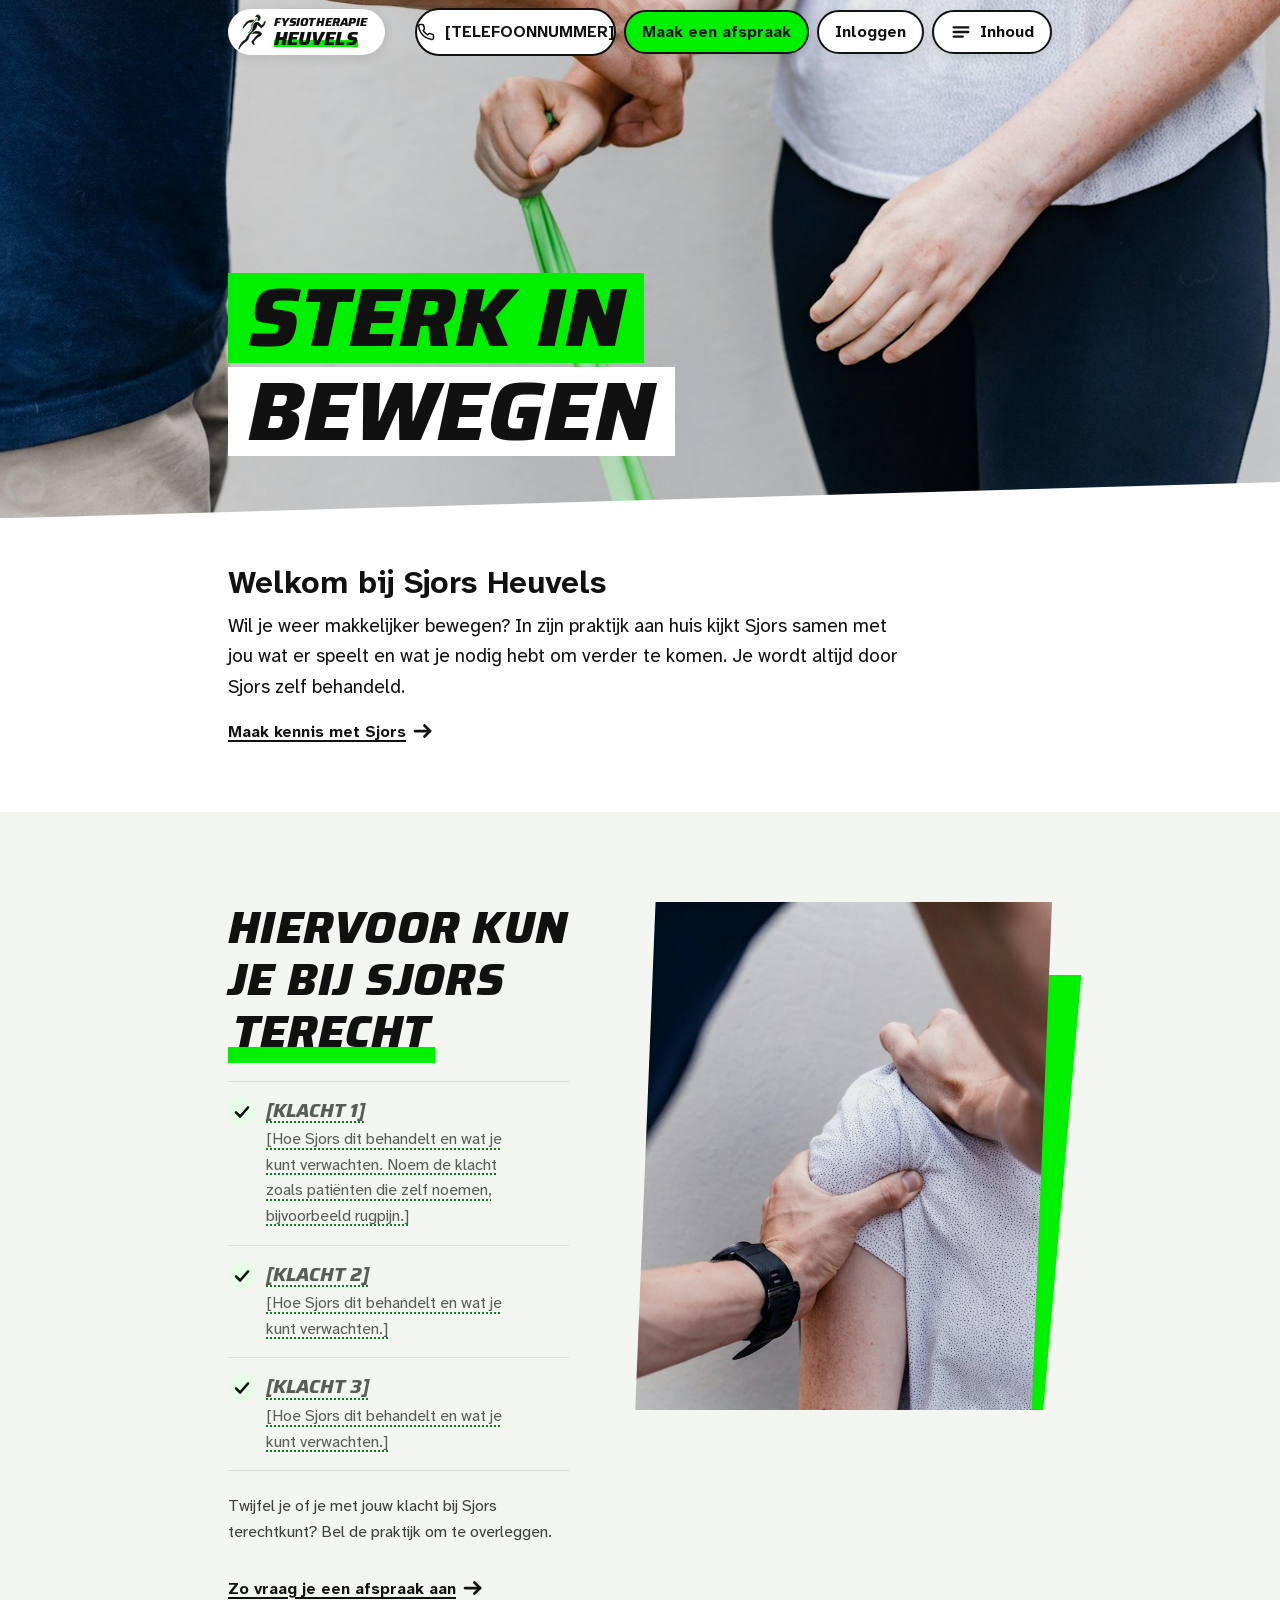
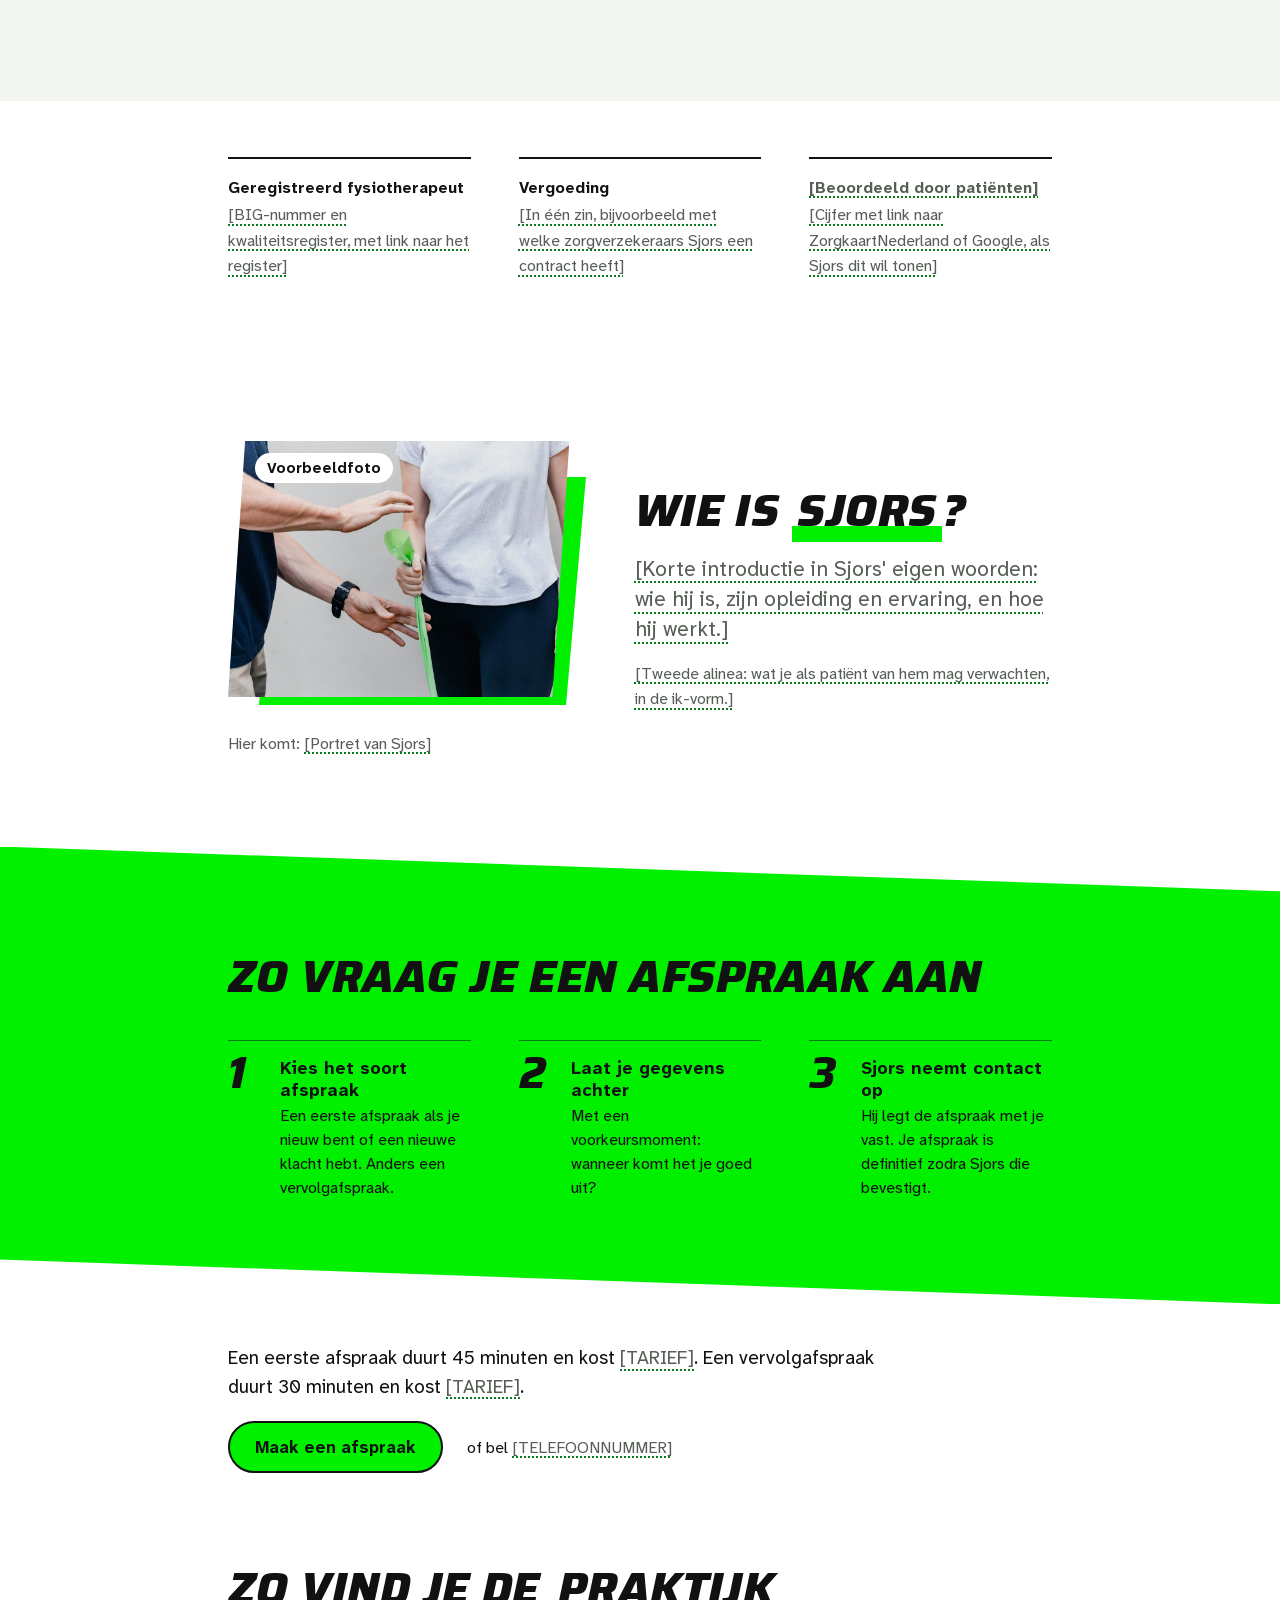
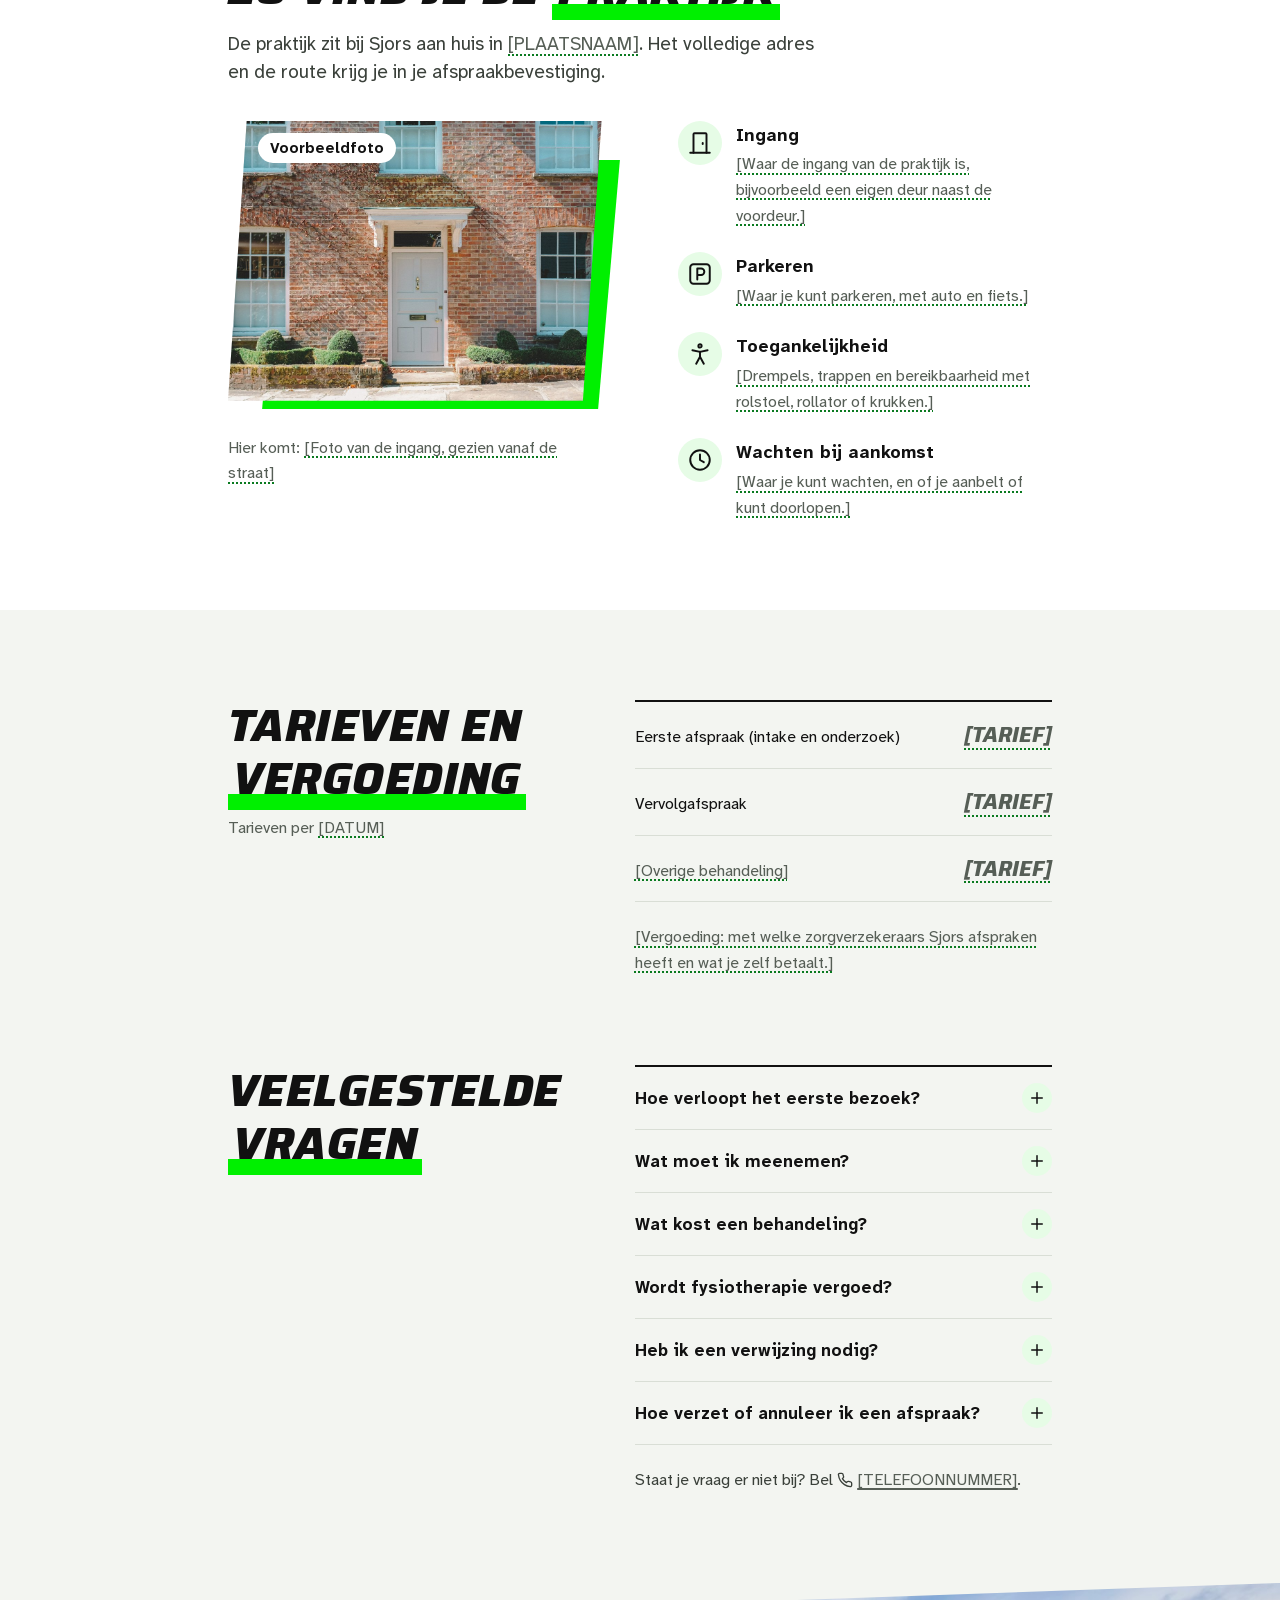
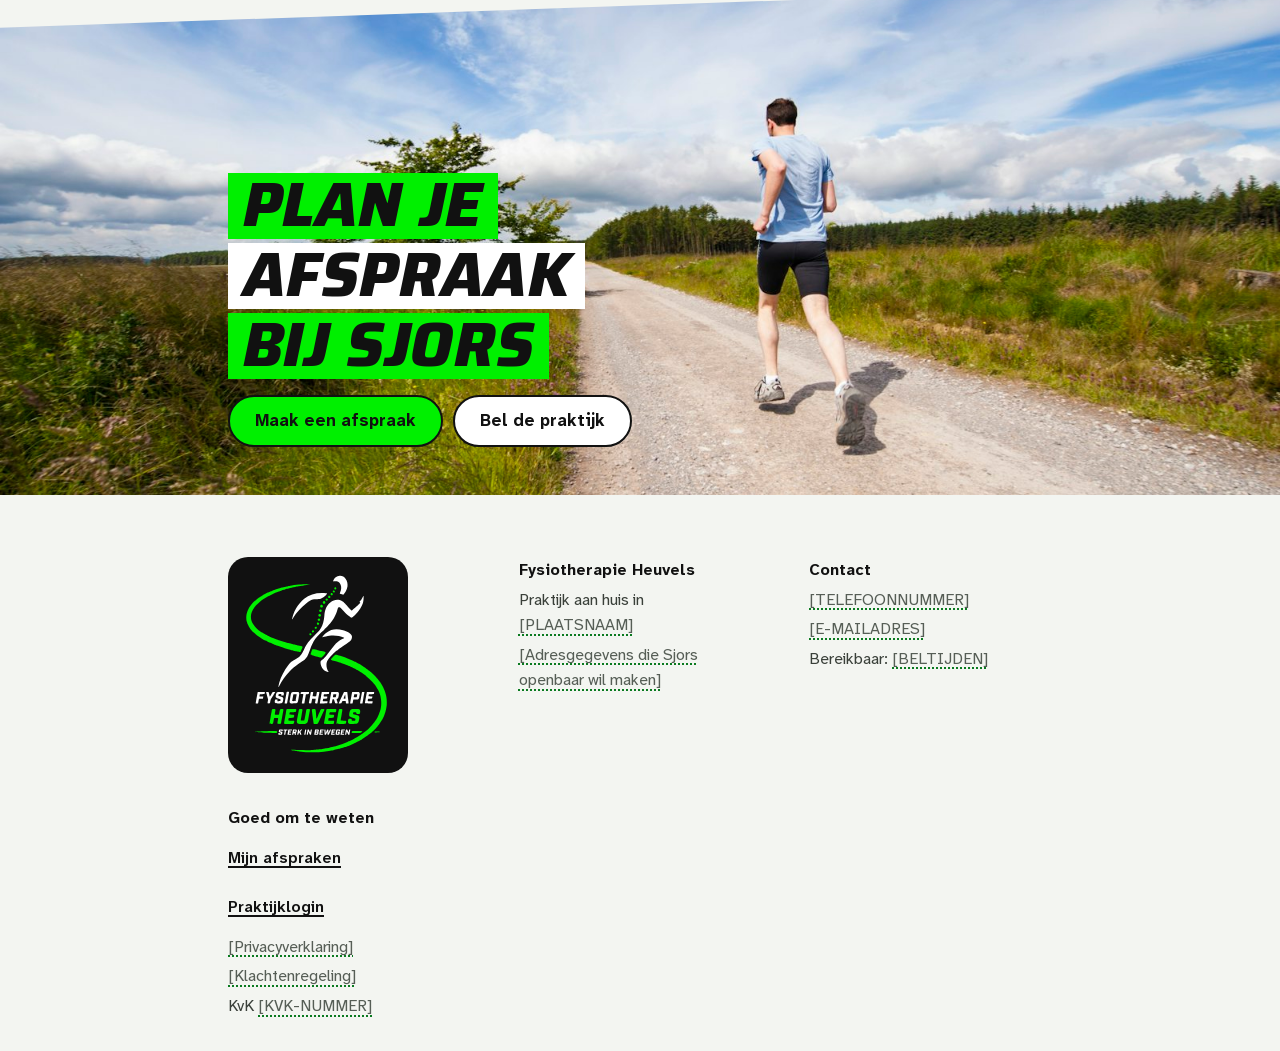
<file: index.html>
<!doctype html>
<html lang="nl" class="saira_72ab08e9-module__WFB2hW__variable atkinson_hyperlegible_next_1604a164-module__YLbFdG__variable">
<head>
  <meta charset="utf-8">
  <meta name="viewport" content="width=device-width, initial-scale=1">
  <meta name="robots" content="noindex, nofollow">
  <meta http-equiv="Content-Security-Policy" content="default-src 'self'; style-src 'self' 'unsafe-inline'; form-action 'none'; base-uri 'none'">
  <title>Fysiotherapie Heuvels · Concept</title>
  <link rel="icon" href="./logo/beeldmerk-klein.svg" type="image/svg+xml">
  <link rel="stylesheet" href="./site.css?v=5132ddf812e0">
  <script src="./demo.js?v=17aef09e84ee" defer></script>
</head>
<body><div id="top"><header class="kop"><div class="binnen"><a href="#top" class="logo" aria-label="Fysiotherapie Heuvels, naar boven"><img src="./logo/beeldmerk-klein.svg" alt="" width="33" height="42"><span class="merk">Fysiotherapie<b>Heuvels</b></span></a><div class="kop-acties"><span class="knop-lijn kop-bel"><svg fill="none" stroke="currentColor" stroke-linecap="round" stroke-linejoin="round" aria-hidden="true" width="18" height="18" viewBox="0 0 24 24" stroke-width="2"><path d="M22 16.92v3a2 2 0 0 1-2.18 2 19.8 19.8 0 0 1-8.63-3.07 19.5 19.5 0 0 1-6-6 19.8 19.8 0 0 1-3.07-8.67A2 2 0 0 1 4.11 2h3a2 2 0 0 1 2 1.72c.13.96.36 1.9.7 2.81a2 2 0 0 1-.45 2.11L8.09 9.91a16 16 0 0 0 6 6l1.27-1.27a2 2 0 0 1 2.11-.45c.91.34 1.85.57 2.81.7A2 2 0 0 1 22 16.92z"></path></svg><span class="tel-lang">[TELEFOONNUMMER]</span><span class="tel-kort">Bel</span></span><a class="knop breed" href="./afspraak.html">Maak een afspraak</a><a class="knop-lijn kop-inlog" href="./portaal.html">Inloggen</a><details class="inhoud" aria-label="Op deze pagina"><summary><svg fill="none" stroke="currentColor" stroke-linecap="round" stroke-linejoin="round" aria-hidden="true" width="22" height="22" viewBox="0 0 24 24" stroke-width="2.5"><path d="M4 7 H20"></path><path d="M4 12 H20"></path><path d="M4 17 H14"></path></svg>Inhoud</summary><ul class="inhoud-lijst"><li><a href="#behandelingen"><span class="stip" aria-hidden="true"></span><span>Kan ik bij Sjors terecht?</span></a></li><li><a href="#over"><span class="stip" aria-hidden="true"></span><span>Wie is Sjors?</span></a></li><li><a href="#afspraak"><span class="stip" aria-hidden="true"></span><span>Zo vraag je een afspraak aan</span></a></li><li><a href="#praktijk"><span class="stip" aria-hidden="true"></span><span>Waar is de praktijk?</span></a></li><li><a href="#tarieven"><span class="stip" aria-hidden="true"></span><span>Wat kost het?</span></a></li><li><a href="#vragen"><span class="stip" aria-hidden="true"></span><span>Veelgestelde vragen</span></a></li></ul></details></div></div></header><main><section class="hero" aria-labelledby="kop-hero"><div class="hero-beeld"><img src="./fotos/elastiek.jpg" alt="" width="1600" height="1067" fetchpriority="high"><div class="binnen"><h1 id="kop-hero" class="labels"><span class="sr-only">Fysiotherapie Heuvels: </span><span class="l">Sterk in</span><span class="l w">bewegen</span></h1></div></div><div class="hero-onder"><div class="binnen"><div class="hero-intro"><h2>Welkom bij Sjors Heuvels</h2><p>Wil je weer makkelijker bewegen? In zijn praktijk aan huis kijkt Sjors samen met jou wat er speelt en wat je nodig hebt om verder te komen. Je wordt altijd door Sjors zelf behandeld.</p><a class="volgende" href="#over"><span class="tekst">Maak kennis met Sjors</span> <svg fill="none" stroke="currentColor" stroke-linecap="round" stroke-linejoin="round" aria-hidden="true" width="24" height="24" viewBox="0 0 24 24" stroke-width="2.75"><path d="M4 12 H19"></path><path d="M13.5 6.5 L19 12 L13.5 17.5"></path></svg></a></div></div></div></section><section id="behandelingen" class="behandelingen sectie mist" aria-labelledby="kop-behandelingen"><div class="binnen twee-kolom"><div class="tekstkolom"><h2 id="kop-behandelingen" class="kop-sectie">Hiervoor kun je bij Sjors <em>terecht</em></h2><ul class="klachten"><li><span class="vink" aria-hidden="true"><svg fill="none" stroke="currentColor" stroke-linecap="round" stroke-linejoin="round" aria-hidden="true" width="18" height="18" viewBox="0 0 24 24" stroke-width="3.5"><path d="M4 12.5 L9.5 18 L20 6"></path></svg></span><h3><span class="invul">[Klacht 1]</span></h3><p><span class="invul">[Hoe Sjors dit behandelt en wat je kunt verwachten. Noem de klacht zoals patiënten die zelf noemen, bijvoorbeeld rugpijn.]</span></p></li><li><span class="vink" aria-hidden="true"><svg fill="none" stroke="currentColor" stroke-linecap="round" stroke-linejoin="round" aria-hidden="true" width="18" height="18" viewBox="0 0 24 24" stroke-width="3.5"><path d="M4 12.5 L9.5 18 L20 6"></path></svg></span><h3><span class="invul">[Klacht 2]</span></h3><p><span class="invul">[Hoe Sjors dit behandelt en wat je kunt verwachten.]</span></p></li><li><span class="vink" aria-hidden="true"><svg fill="none" stroke="currentColor" stroke-linecap="round" stroke-linejoin="round" aria-hidden="true" width="18" height="18" viewBox="0 0 24 24" stroke-width="3.5"><path d="M4 12.5 L9.5 18 L20 6"></path></svg></span><h3><span class="invul">[Klacht 3]</span></h3><p><span class="invul">[Hoe Sjors dit behandelt en wat je kunt verwachten.]</span></p></li></ul><p class="zacht">Twijfel je of je met jouw klacht bij Sjors terechtkunt? <span class="">Bel de praktijk</span> om te overleggen.</p><a class="volgende" href="#afspraak"><span class="tekst">Zo vraag je een afspraak </span><span class="nowrap"><span class="tekst">aan</span>&nbsp;<svg fill="none" stroke="currentColor" stroke-linecap="round" stroke-linejoin="round" aria-hidden="true" width="24" height="24" viewBox="0 0 24 24" stroke-width="2.75"><path d="M4 12 H19"></path><path d="M13.5 6.5 L19 12 L13.5 17.5"></path></svg></span></a></div><figure class="fotokader"><div class="beeld"><img src="./fotos/schouder.jpg" alt="Een behandelaar onderzoekt de schouder van een patiënt" width="1200" height="800" loading="lazy"></div></figure></div></section><section class="feiten" aria-label="In het kort"><dl class="binnen"><div><dt>Geregistreerd fysiotherapeut</dt><dd><span class="invul">[BIG-nummer en kwaliteitsregister, met link naar het register]</span></dd></div><div><dt>Vergoeding</dt><dd><span class="invul">[In één zin, bijvoorbeeld met welke zorgverzekeraars Sjors een contract heeft]</span></dd></div><div><dt><span class="invul">[Beoordeeld door patiënten]</span></dt><dd><span class="invul">[Cijfer met link naar ZorgkaartNederland of Google, als Sjors dit wil tonen]</span></dd></div></dl></section><section id="over" class="over sectie" aria-labelledby="kop-over"><div class="binnen twee-kolom"><figure class="fotokader"><div class="beeld"><img src="./fotos/elastiek-hand.jpg" alt="Voorbeeldfoto: een behandelaar begeleidt een oefening met een groen elastiek" width="1200" height="800" loading="lazy"><span class="voorbeeld">Voorbeeldfoto</span></div><figcaption>Hier komt: <span class="invul">[Portret van Sjors]</span></figcaption></figure><div class="over-tekst"><h2 id="kop-over" class="kop-sectie">Wie is <em>Sjors</em>?</h2><p class="over-intro"><span class="invul">[Korte introductie in Sjors' eigen woorden: wie hij is, zijn opleiding en ervaring, en hoe hij werkt.]</span></p><p class="zacht"><span class="invul">[Tweede alinea: wat je als patiënt van hem mag verwachten, in de ik-vorm.]</span></p></div></div></section><section id="afspraak" class="afspraak-sectie" aria-labelledby="kop-afspraak"><div class="afspraak-stappen groen"><div class="binnen"><h2 id="kop-afspraak" class="kop-sectie">Zo vraag je een afspraak aan</h2><ol class="stappen"><li><span class="cijfer" aria-hidden="true">1</span><h3>Kies het soort afspraak</h3><p>Een eerste afspraak als je nieuw bent of een nieuwe klacht hebt. Anders een vervolgafspraak.</p></li><li><span class="cijfer" aria-hidden="true">2</span><h3>Laat je gegevens achter</h3><p>Met een voorkeursmoment: wanneer komt het je goed uit?</p></li><li><span class="cijfer" aria-hidden="true">3</span><h3>Sjors neemt contact op</h3><p>Hij legt de afspraak met je vast. Je afspraak is definitief zodra Sjors die bevestigt.</p></li></ol></div></div><div class="binnen band-onder"><p>Een eerste afspraak duurt <!-- -->45<!-- --> minuten en kost <span class="invul">[TARIEF]</span>. Een vervolgafspraak duurt <!-- -->30<!-- --> minuten en kost <span class="invul">[TARIEF]</span>.</p><div class="band-actie"><a class="knop knop-groot" href="./afspraak.html">Maak een afspraak</a><p>of bel <span class=""><span class="invul">[TELEFOONNUMMER]</span></span></p></div></div></section><section id="praktijk" class="praktijk sectie" aria-labelledby="kop-praktijk"><div class="binnen"><div class="praktijk-kop"><h2 id="kop-praktijk" class="kop-sectie">Zo vind je de <em>praktijk</em></h2><p class="zacht">De praktijk zit bij Sjors aan huis in <span class="invul">[PLAATSNAAM]</span>. Het volledige adres en de route krijg je in je afspraakbevestiging.</p></div><div class="praktijk-inhoud"><figure class="fotokader"><div class="beeld"><img src="./fotos/ingang.jpg" alt="Voorbeeldfoto: de voordeur van een bakstenen huis" width="1200" height="809" loading="lazy"><span class="voorbeeld">Voorbeeldfoto</span></div><figcaption>Hier komt: <span class="invul">[Foto van de ingang, gezien vanaf de straat]</span></figcaption></figure><dl class="punten"><div><span class="icoon" aria-hidden="true"><svg fill="none" stroke="currentColor" stroke-linecap="round" stroke-linejoin="round" aria-hidden="true" width="26" height="26" viewBox="0 0 24 24" stroke-width="1.8"><path d="M6 21V4a1 1 0 0 1 1-1h10a1 1 0 0 1 1 1v17"></path><line x1="3" y1="21" x2="21" y2="21"></line><line x1="14.5" y1="12" x2="14.5" y2="13"></line></svg></span><div><dt>Ingang</dt><dd><span class="invul">[Waar de ingang van de praktijk is, bijvoorbeeld een eigen deur naast de voordeur.]</span></dd></div></div><div><span class="icoon" aria-hidden="true"><svg fill="none" stroke="currentColor" stroke-linecap="round" stroke-linejoin="round" aria-hidden="true" width="26" height="26" viewBox="0 0 24 24" stroke-width="1.8"><rect x="3" y="3" width="18" height="18" rx="3"></rect><path d="M9.5 17V7h3.5a3 3 0 0 1 0 6H9.5"></path></svg></span><div><dt>Parkeren</dt><dd><span class="invul">[Waar je kunt parkeren, met auto en fiets.]</span></dd></div></div><div><span class="icoon" aria-hidden="true"><svg fill="none" stroke="currentColor" stroke-linecap="round" stroke-linejoin="round" aria-hidden="true" width="26" height="26" viewBox="0 0 24 24" stroke-width="1.8"><circle cx="12" cy="4.5" r="1.5"></circle><path d="M5 8.5l7 1.5 7-1.5"></path><path d="M12 10v4.5"></path><path d="M8.5 21l3.5-6.5 3.5 6.5"></path></svg></span><div><dt>Toegankelijkheid</dt><dd><span class="invul">[Drempels, trappen en bereikbaarheid met rolstoel, rollator of krukken.]</span></dd></div></div><div><span class="icoon" aria-hidden="true"><svg fill="none" stroke="currentColor" stroke-linecap="round" stroke-linejoin="round" aria-hidden="true" width="26" height="26" viewBox="0 0 24 24" stroke-width="1.8"><circle cx="12" cy="12" r="9"></circle><polyline points="12 7 12 12 15.5 14"></polyline></svg></span><div><dt>Wachten bij aankomst</dt><dd><span class="invul">[Waar je kunt wachten, en of je aanbelt of kunt doorlopen.]</span></dd></div></div></dl></div></div></section><div class="mist"><section id="tarieven" class="tarieven sectie" aria-labelledby="kop-tarieven"><div class="binnen twee-kolom"><div><h2 id="kop-tarieven" class="kop-sectie">Tarieven en <em>vergoeding</em></h2><p class="gedempt">Tarieven per <span class="invul">[DATUM]</span></p></div><div><dl class="tarieflijst"><div><dt>Eerste afspraak (intake en onderzoek)</dt><dd><span class="invul">[TARIEF]</span></dd></div><div><dt>Vervolgafspraak</dt><dd><span class="invul">[TARIEF]</span></dd></div><div><dt><span class="invul">[Overige behandeling]</span></dt><dd><span class="invul">[TARIEF]</span></dd></div></dl><p class="zacht"><span class="invul">[Vergoeding: met welke zorgverzekeraars Sjors afspraken heeft en wat je zelf betaalt.]</span></p></div></div></section><section id="vragen" class="vragen sectie" aria-labelledby="kop-vragen"><div class="binnen twee-kolom"><h2 id="kop-vragen" class="kop-sectie">Veel­gestelde <em>vragen</em></h2><div><div class="vragenlijst"><details><summary><span>Hoe verloopt het eerste bezoek?</span><svg fill="none" stroke="currentColor" stroke-linecap="round" stroke-linejoin="round" aria-hidden="true" width="22" height="22" viewBox="0 0 24 24" stroke-width="2"><line x1="5" y1="12" x2="19" y2="12"></line><line class="plus-v" x1="12" y1="5" x2="12" y2="19"></line></svg></summary><p><span class="invul">[Wat er gebeurt tijdens de eerste afspraak en hoe lang die duurt.]</span> De intakevragen vul je vooraf in via de beveiligde zorgomgeving van de praktijk. Daarvoor krijg je een aparte uitnodiging.</p></details><details><summary><span>Wat moet ik meenemen?</span><svg fill="none" stroke="currentColor" stroke-linecap="round" stroke-linejoin="round" aria-hidden="true" width="22" height="22" viewBox="0 0 24 24" stroke-width="2"><line x1="5" y1="12" x2="19" y2="12"></line><line class="plus-v" x1="12" y1="5" x2="12" y2="19"></line></svg></summary><p><span class="invul">[Wat je meeneemt, bijvoorbeeld een identiteitsbewijs, een eventuele verwijsbrief en kleding waarin je makkelijk beweegt.]</span></p></details><details><summary><span>Wat kost een behandeling?</span><svg fill="none" stroke="currentColor" stroke-linecap="round" stroke-linejoin="round" aria-hidden="true" width="22" height="22" viewBox="0 0 24 24" stroke-width="2"><line x1="5" y1="12" x2="19" y2="12"></line><line class="plus-v" x1="12" y1="5" x2="12" y2="19"></line></svg></summary><p>De actuele prijzen staan bij <a href="#tarieven">Tarieven en vergoeding</a>. <span class="invul">[Eventuele toelichting, bijvoorbeeld hoe je betaalt.]</span></p></details><details><summary><span>Wordt fysiotherapie vergoed?</span><svg fill="none" stroke="currentColor" stroke-linecap="round" stroke-linejoin="round" aria-hidden="true" width="22" height="22" viewBox="0 0 24 24" stroke-width="2"><line x1="5" y1="12" x2="19" y2="12"></line><line class="plus-v" x1="12" y1="5" x2="12" y2="19"></line></svg></summary><p><span class="invul">[Hoe vergoeding bij deze praktijk werkt en waar je je eigen polis kunt nakijken.]</span></p></details><details><summary><span>Heb ik een verwijzing nodig?</span><svg fill="none" stroke="currentColor" stroke-linecap="round" stroke-linejoin="round" aria-hidden="true" width="22" height="22" viewBox="0 0 24 24" stroke-width="2"><line x1="5" y1="12" x2="19" y2="12"></line><line class="plus-v" x1="12" y1="5" x2="12" y2="19"></line></svg></summary><p><span class="invul">[Of je zonder verwijzing van de huisarts terechtkunt, en wanneer een verwijzing wel nodig is.]</span></p></details><details><summary><span>Hoe verzet of annuleer ik een afspraak?</span><svg fill="none" stroke="currentColor" stroke-linecap="round" stroke-linejoin="round" aria-hidden="true" width="22" height="22" viewBox="0 0 24 24" stroke-width="2"><line x1="5" y1="12" x2="19" y2="12"></line><line class="plus-v" x1="12" y1="5" x2="12" y2="19"></line></svg></summary><p>Via de link in je bevestigingsmail kun je zelf verzetten of annuleren, tot <span class="invul">[TERMIJN]</span> voor de afspraak. Daarna bel je de praktijk. <!-- --><span class="invul">[Wat er gebeurt als je te laat annuleert.]</span></p></details></div><p class="zacht">Staat je vraag er niet bij? Bel<!-- --> <span class="met-icoon"><svg fill="none" stroke="currentColor" stroke-linecap="round" stroke-linejoin="round" aria-hidden="true" width="16" height="16" viewBox="0 0 24 24" stroke-width="2"><path d="M22 16.92v3a2 2 0 0 1-2.18 2 19.8 19.8 0 0 1-8.63-3.07 19.5 19.5 0 0 1-6-6 19.8 19.8 0 0 1-3.07-8.67A2 2 0 0 1 4.11 2h3a2 2 0 0 1 2 1.72c.13.96.36 1.9.7 2.81a2 2 0 0 1-.45 2.11L8.09 9.91a16 16 0 0 0 6 6l1.27-1.27a2 2 0 0 1 2.11-.45c.91.34 1.85.57 2.81.7A2 2 0 0 1 22 16.92z"></path></svg><span><span class="invul">[TELEFOONNUMMER]</span></span></span>.</p></div></div></section></div></main><footer class="footer"><div class="slot"><img src="./fotos/renner.jpg" alt="" width="1600" height="1065" loading="lazy"><div class="binnen"><p class="labels"><span class="l">Plan je</span><span class="l w">afspraak</span><span class="l">bij Sjors</span></p><div class="footer-knoppen"><a class="knop knop-groot" href="./afspraak.html">Maak een afspraak</a><span class="knop-lijn knop-groot">Bel de praktijk</span></div></div></div><div class="footer-gegevens mist"><div class="binnen"><div class="tegel"><img src="./logo/logo.svg" alt="Fysiotherapie Heuvels, sterk in bewegen" width="174" height="216" loading="lazy"></div><div class="kolom"><p>Fysiotherapie Heuvels</p><p>Praktijk aan huis in <span class="invul">[PLAATSNAAM]</span></p><p><span class="invul">[Adresgegevens die Sjors openbaar wil maken]</span></p></div><div class="kolom"><p>Contact</p><span class=""><span class="invul">[TELEFOONNUMMER]</span></span><span class=""><span class="invul">[E-MAILADRES]</span></span><p>Bereikbaar: <span class="invul">[BELTIJDEN]</span></p></div><div class="kolom"><p>Goed om te weten</p><a href="./portaal.html" data-portaal="true">Mijn afspraken</a><a href="./portaal.html?rol=praktijk" data-portaal="true">Praktijklogin</a><span class=""><span class="invul">[Privacyverklaring]</span></span><span class=""><span class="invul">[Klachtenregeling]</span></span><p>KvK <span class="invul">[KVK-NUMMER]</span></p></div></div></div></footer><div class="onderbalk"><a class="knop" href="./afspraak.html">Maak een afspraak</a><span class="knop-lijn"><svg fill="none" stroke="currentColor" stroke-linecap="round" stroke-linejoin="round" aria-hidden="true" width="18" height="18" viewBox="0 0 24 24" stroke-width="2"><path d="M22 16.92v3a2 2 0 0 1-2.18 2 19.8 19.8 0 0 1-8.63-3.07 19.5 19.5 0 0 1-6-6 19.8 19.8 0 0 1-3.07-8.67A2 2 0 0 1 4.11 2h3a2 2 0 0 1 2 1.72c.13.96.36 1.9.7 2.81a2 2 0 0 1-.45 2.11L8.09 9.91a16 16 0 0 0 6 6l1.27-1.27a2 2 0 0 1 2.11-.45c.91.34 1.85.57 2.81.7A2 2 0 0 1 22 16.92z"></path></svg><span>Bel</span></span></div></div></body>
</html>
</file>
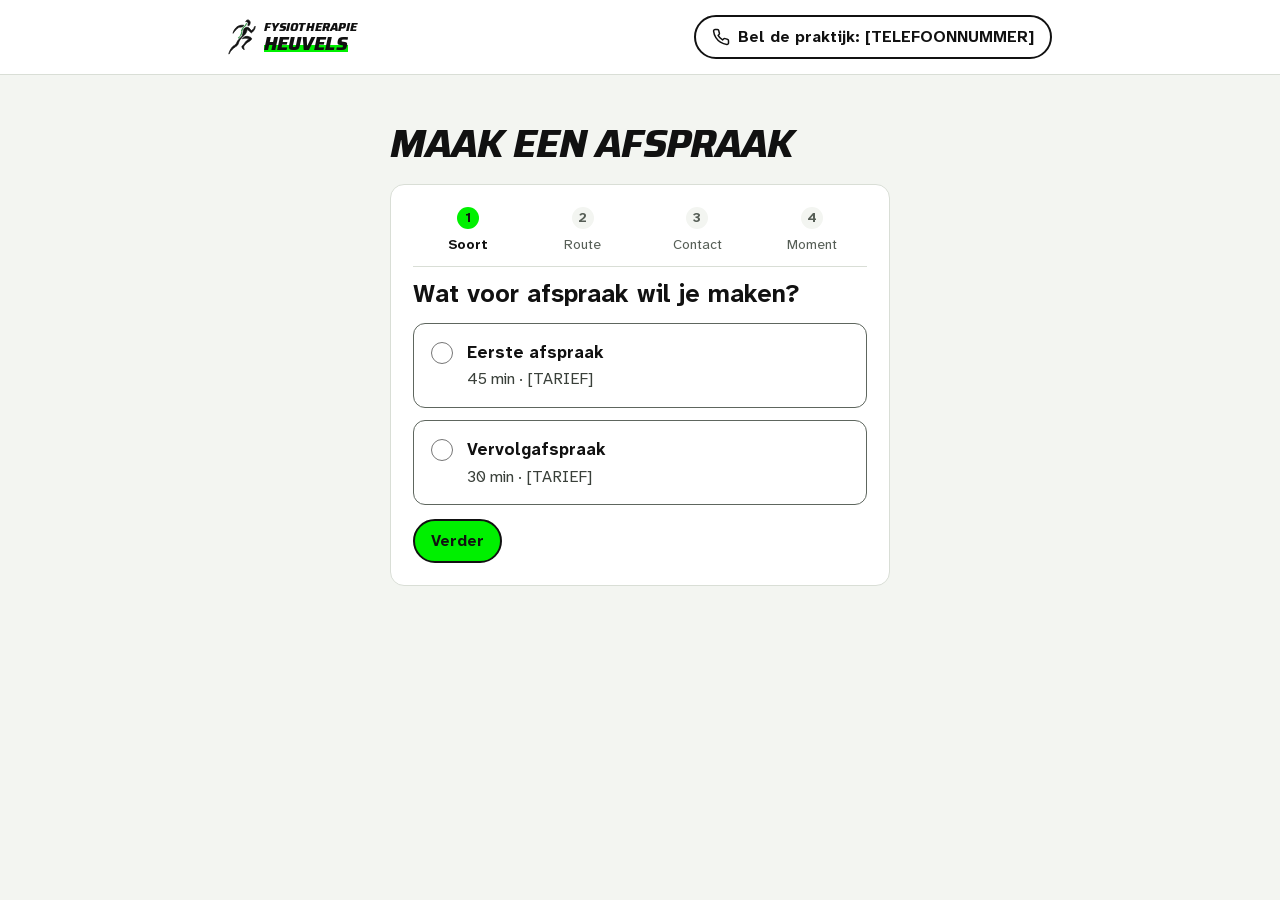
<file: afspraak.html>
<!doctype html>
<html lang="nl" class="saira_72ab08e9-module__WFB2hW__variable atkinson_hyperlegible_next_1604a164-module__YLbFdG__variable">
<head>
  <meta charset="utf-8">
  <meta name="viewport" content="width=device-width, initial-scale=1">
  <meta name="robots" content="noindex, nofollow">
  <meta http-equiv="Content-Security-Policy" content="default-src 'self'; style-src 'self' 'unsafe-inline'; form-action 'none'; base-uri 'none'">
  <title>Afspraak maken · Fysiotherapie Heuvels · Concept</title>
  <link rel="icon" href="./logo/beeldmerk-klein.svg" type="image/svg+xml">
  <link rel="stylesheet" href="./site.css?v=5132ddf812e0">
  <script src="./demo.js?v=17aef09e84ee" defer></script>
</head>
<body><div class="afspraak"><header><div class="binnen afspraak-kop"><a href="./" class="logo" aria-label="Fysiotherapie Heuvels, naar de homepage"><img src="./logo/beeldmerk-klein.svg" alt="" width="33" height="42"><span class="merk">Fysiotherapie<b>Heuvels</b></span></a><span class="knop-lijn"><svg fill="none" stroke="currentColor" stroke-linecap="round" stroke-linejoin="round" aria-hidden="true" width="18" height="18" viewBox="0 0 24 24" stroke-width="2"><path d="M22 16.92v3a2 2 0 0 1-2.18 2 19.8 19.8 0 0 1-8.63-3.07 19.5 19.5 0 0 1-6-6 19.8 19.8 0 0 1-3.07-8.67A2 2 0 0 1 4.11 2h3a2 2 0 0 1 2 1.72c.13.96.36 1.9.7 2.81a2 2 0 0 1-.45 2.11L8.09 9.91a16 16 0 0 0 6 6l1.27-1.27a2 2 0 0 1 2.11-.45c.91.34 1.85.57 2.81.7A2 2 0 0 1 22 16.92z"></path></svg><span class="breed-afspraak">Bel de praktijk: <!-- -->[TELEFOONNUMMER]</span><span class="smal-afspraak">Bel</span></span></div></header><main class="afspraak-main"><h1 id="demo-formulierkop">Maak een afspraak</h1><form class="aanvraag aanvraag-stappen kaart" novalidate="" id="demo-aanvraag"><ol class="inlog-stappen" aria-label="Afspraakstappen"><li aria-current="step"><span>1</span> <!-- -->Soort</li><li><span>2</span> <!-- -->Route</li><li><span>3</span> <!-- -->Contact</li><li><span>4</span> <!-- -->Moment</li></ol><section class="aanvraag-stap" data-aanvraag-stap="0"><h2 id="aanvraag-kop-0" tabindex="-1">Wat voor afspraak wil je maken?</h2><fieldset aria-label="Soort afspraak" aria-describedby="demo-fout-soort"><label class="keuze"><input id="afs-soort" type="radio" value="eerste" data-soort="eerste" autocomplete="off" name="soort"><span><span class="keuze-titel">Eerste afspraak</span><span class="zacht">45<!-- --> min · <!-- -->[TARIEF]</span></span></label><label class="keuze"><input type="radio" value="vervolg" data-soort="vervolg" autocomplete="off" name="soort"><span><span class="keuze-titel">Vervolgafspraak</span><span class="zacht">30<!-- --> min · <!-- -->[TARIEF]</span></span></label><p class="fout" id="demo-fout-soort" role="alert" hidden=""></p></fieldset><button class="knop app-knop" type="submit" disabled="">Verder</button></section><section class="aanvraag-stap" data-aanvraag-stap="1" hidden=""><h2 id="aanvraag-kop-1" tabindex="-1">Hoe wil je verder?</h2><div class="aanvraag-route"><a class="knop app-knop" data-account-route="true" href="./portaal.html?doel=boeken">Kies een tijdstip</a><p class="zacht">Log in of maak een account aan met een e-mailcode.</p></div><div class="aanvraag-route"><button class="knop-lijn app-knop" type="submit" disabled="">Stuur een verzoek</button><p class="zacht">Sjors neemt contact met je op om de afspraak te plannen.</p></div><button class="link-knop" type="button" data-aanvraag-terug="0">Terug</button></section><section class="aanvraag-stap" data-aanvraag-stap="2" hidden=""><h2 id="aanvraag-kop-2" tabindex="-1">Hoe kan Sjors je bereiken?</h2><div class="velden"><div class="veld"><label for="afs-naam">Voor- en achternaam</label><input id="afs-naam" aria-invalid="false" type="text" autocomplete="off" value="" aria-describedby="demo-fout-naam"><p class="fout" id="demo-fout-naam" role="alert" hidden=""></p></div><div class="veld"><label for="afs-email">E-mailadres</label><input id="afs-email" aria-invalid="false" type="email" inputmode="email" autocomplete="off" value="" aria-describedby="demo-fout-email"><p class="fout" id="demo-fout-email" role="alert" hidden=""></p></div><div class="veld"><label for="afs-tel">Telefoonnummer</label><input id="afs-tel" aria-invalid="false" type="tel" inputmode="tel" autocomplete="off" value="" aria-describedby="demo-fout-tel"><p class="fout" id="demo-fout-tel" role="alert" hidden=""></p></div></div><div class="acties"><button class="link-knop" type="button" data-aanvraag-terug="1">Terug</button><button class="knop app-knop" type="submit" disabled="">Verder</button></div></section><section class="aanvraag-stap" data-aanvraag-stap="3" hidden=""><h2 id="aanvraag-kop-3" tabindex="-1">Wat komt je goed uit?</h2><div class="veld"><label for="afs-voorkeur">Wanneer komt het je goed uit?</label><p id="hulp-voorkeur" class="hulp">Bijvoorbeeld: dinsdag- of donderdagochtend.</p><input id="afs-voorkeur" aria-invalid="false" aria-describedby="hulp-voorkeur demo-fout-voorkeur" type="text" value="" autocomplete="off"><p class="fout" id="demo-fout-voorkeur" role="alert" hidden=""></p></div><p class="hulp">Je gegevens gebruiken we alleen om deze afspraak te regelen. Meer hierover lees je in de<!-- --> <span class="">[privacyverklaring]</span>.</p><div class="acties"><button class="link-knop" type="button" data-aanvraag-terug="2">Terug</button><button class="knop app-knop" type="submit" disabled="">Aanvraag versturen</button></div></section></form>
          <div id="demo-bevestiging" hidden="">
            <div class="afspraak-vlak donker">
              <h1 tabindex="-1">Voorbeeld<wbr>bevestiging</h1>
              <p role="status">Zo ziet een bevestiging eruit. Er is geen aanvraag verstuurd.</p>
            </div>
            <div class="afspraak-klaar">
              <dl class="samenvatting">
                <div><dt>Soort afspraak</dt><dd data-type=""></dd></div>
                <div><dt>Je voorkeur</dt><dd data-voorkeur=""></dd></div>
              </dl>
              <a class="knop-lijn afspraak-knop-klein" href="./">Terug naar de homepage</a>
            </div>
          </div></main></div></body>
</html>
</file>
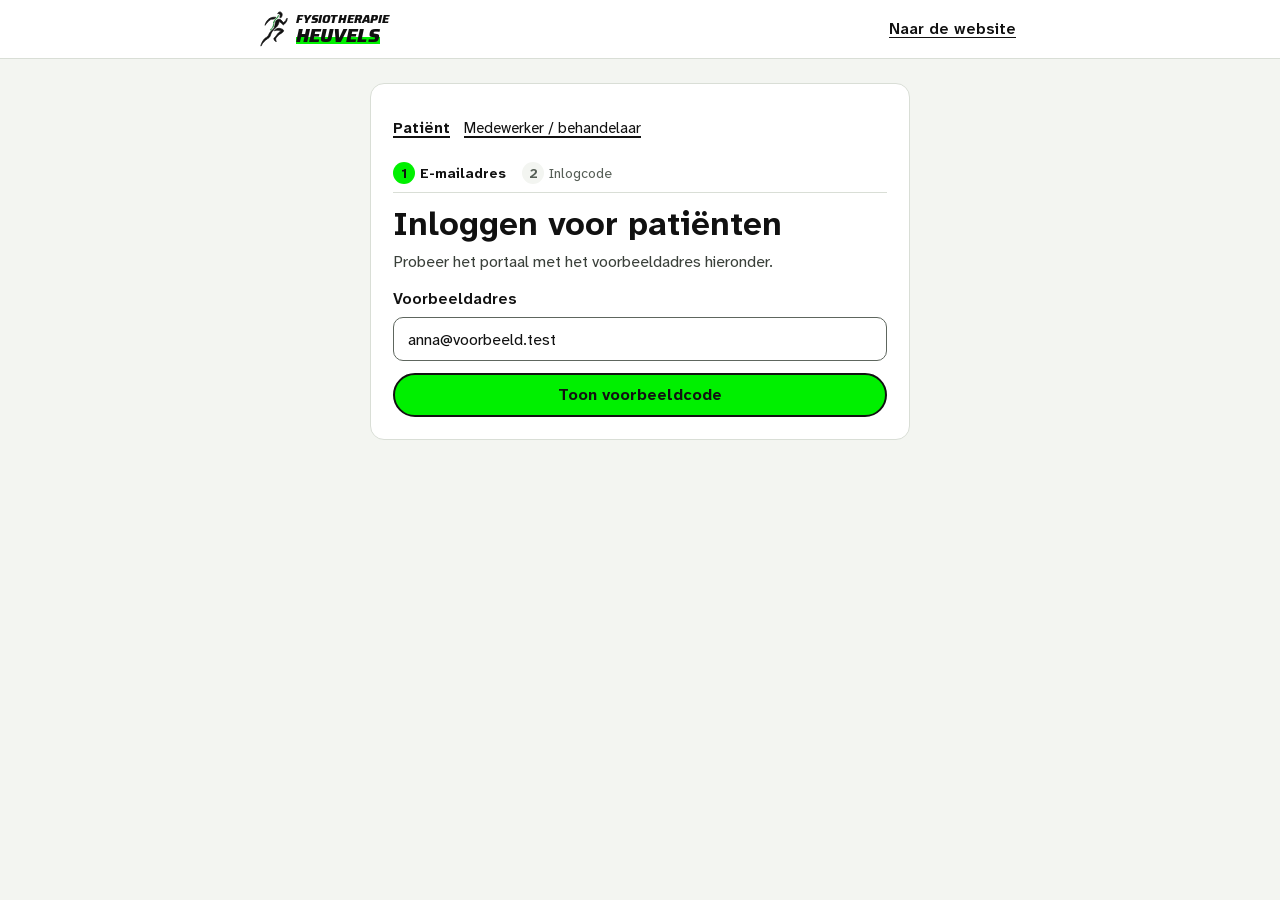
<file: portaal.html>
<!doctype html>
<html lang="nl" class="saira_72ab08e9-module__WFB2hW__variable atkinson_hyperlegible_next_1604a164-module__YLbFdG__variable">
<head>
  <meta charset="utf-8">
  <meta name="viewport" content="width=device-width, initial-scale=1">
  <meta name="robots" content="noindex, nofollow">
  <meta http-equiv="Content-Security-Policy" content="default-src 'self'; style-src 'self' 'unsafe-inline'; form-action 'none'; base-uri 'none'">
  <title>Inloggen · Fysiotherapie Heuvels</title>
  <link rel="icon" href="./logo/beeldmerk-klein.svg" type="image/svg+xml">
  <link rel="stylesheet" href="./site.css?v=5132ddf812e0">
  <script src="./demo.js?v=17aef09e84ee" defer></script>
</head>
<body><div class="app demo-portaal">
  <header class="app-kop">
    <div>
      <a class="logo" href="./" aria-label="Fysiotherapie Heuvels, naar de homepage">
        <img src="./logo/beeldmerk-klein.svg" alt="" width="33" height="42">
        <span class="merk">Fysiotherapie<b>Heuvels</b></span>
      </a>
      <a class="link-knop" href="./">Naar de website</a>
    </div>
  </header>
  <main class="app-main" id="demo-portaal">
    <section class="kaart inlog-kaart" data-scherm="inlog" aria-labelledby="portaal-kop">
      <nav class="portaal-rollen" aria-label="Kies je portaal">
        <a href="./portaal.html" data-rol="patient">Patiënt</a>
        <a href="./portaal.html?rol=praktijk" data-rol="praktijk">Medewerker / behandelaar</a>
      </nav>
      <ol class="inlog-stappen" aria-label="Inlogstappen">
        <li aria-current="step"><span>1</span> E-mailadres</li>
        <li><span>2</span> Inlogcode</li>
      </ol>
      <div class="app-intro">
        <h1 id="portaal-kop" tabindex="-1"></h1>
        <p class="zacht" id="portaal-uitleg"></p>
      </div>
      <form class="inlog-form" id="portaal-email-stap">
        <div class="veld">
          <label for="portaal-email">Voorbeeldadres</label>
          <input id="portaal-email" type="email" readonly>
        </div>
        <button class="knop app-knop" type="submit" disabled>Toon voorbeeldcode</button>
      </form>
      <form class="inlog-form" id="portaal-code-stap" hidden>
        <div class="veld">
          <label for="portaal-code">Inlogcode</label>
          <input id="portaal-code" inputmode="numeric" maxlength="6" autocomplete="off" aria-describedby="portaal-uitleg">
        </div>
        <p class="fout" id="portaal-fout" role="alert" hidden></p>
        <button class="knop app-knop" type="submit">Inloggen</button>
        <button class="link-knop" type="button" data-actie="terug-inlog">Terug naar e-mailadres</button>
      </form>
    </section>
    <section class="app-blok" data-scherm="afspraken" aria-labelledby="portaal-afspraken" hidden>
      <div class="app-intro">
        <h1 id="portaal-afspraken" tabindex="-1"></h1>
        <p class="zacht" id="portaal-afspraken-uitleg"></p>
      </div>
      <div class="acties">
        <button class="knop app-knop" type="button" data-actie="plannen">Nieuwe afspraak</button>
        <button class="link-knop" type="button" data-actie="uitloggen">Uitloggen</button>
      </div>
      <div class="app-blok" id="portaal-lijsten"></div>
    </section>
    <section class="kaart app-blok" data-scherm="planner" aria-labelledby="portaal-planner" hidden>
      <ol class="inlog-stappen" aria-label="Afspraakstappen">
        <li><span>1</span> Soort</li><li><span>2</span> Moment</li><li><span>3</span> Aanvragen</li>
      </ol>
      <div class="app-intro">
        <h1 id="portaal-planner" tabindex="-1">Nieuwe afspraak</h1>
        <p class="zacht">De afspraak staat vast zodra Sjors die bevestigt.</p>
      </div>
      <div class="app-blok" data-plan="1">
        <fieldset class="app-veldset">
          <legend>Wat voor afspraak wil je maken?</legend>
          <label class="keuze"><input type="radio" name="demo-type" value="Eerste afspraak"> Eerste afspraak</label>
          <label class="keuze"><input type="radio" name="demo-type" value="Vervolgafspraak" checked> Vervolgafspraak</label>
        </fieldset>
        <div class="acties">
          <button class="link-knop" type="button" data-actie="afspraken">Terug</button>
          <button class="knop app-knop" type="button" data-actie="moment">Kies een moment</button>
        </div>
      </div>
      <div class="app-blok" data-plan="2" hidden>
        <div class="agenda-week">
          <button class="knop-lijn app-knop" type="button" data-actie="vorige-week" aria-label="Vorige week">‹</button>
          <p id="portaal-week" aria-live="polite"></p>
          <button class="knop-lijn app-knop" type="button" data-actie="volgende-week" aria-label="Volgende week">›</button>
        </div>
        <div class="agenda-dagen" id="portaal-dagen" role="group" aria-label="Kies een dag"></div>
        <div class="app-veldset agenda-tijden" id="portaal-tijden" role="group" aria-label="Kies een tijd"></div>
        <div class="acties">
          <button class="link-knop" type="button" data-actie="plannen">Terug</button>
          <button class="knop app-knop" type="button" data-actie="overzicht" disabled>Verder</button>
        </div>
      </div>
      <div class="app-blok" data-plan="3" hidden>
        <dl class="samenvatting">
          <div><dt>Soort afspraak</dt><dd id="portaal-soort"></dd></div>
          <div><dt>Moment</dt><dd id="portaal-moment"></dd></div>
        </dl>
        <div class="acties">
          <button class="link-knop" type="button" data-actie="moment">Terug</button>
          <button class="knop app-knop" type="button" data-actie="aanvragen">Vraag afspraak aan</button>
        </div>
      </div>
    </section>
  </main>
</div>
</body>
</html>
</file>
<file: site.css>
/* [next]/internal/font/google/saira_72ab08e9.module.css [app-client] (css) */
@font-face {
  font-family: Saira;
  font-style: italic;
  font-weight: 100 900;
  font-stretch: 50% 125%;
  font-display: swap;
  src: url("./fonts/8da85b007a7ad14e-s.3eg3io6q57e77.woff2") format("woff2");
  unicode-range: U+102-103, U+110-111, U+128-129, U+168-169, U+1A0-1A1, U+1AF-1B0, U+300-301, U+303-304, U+308-309, U+323, U+329, U+1EA0-1EF9, U+20AB;
}

@font-face {
  font-family: Saira;
  font-style: italic;
  font-weight: 100 900;
  font-stretch: 50% 125%;
  font-display: swap;
  src: url("./fonts/2b08eeea386983a7-s.1n5xgp9p42yy2.woff2") format("woff2");
  unicode-range: U+100-2BA, U+2BD-2C5, U+2C7-2CC, U+2CE-2D7, U+2DD-2FF, U+304, U+308, U+329, U+1D00-1DBF, U+1E00-1E9F, U+1EF2-1EFF, U+2020, U+20A0-20AB, U+20AD-20C4, U+2113, U+2C60-2C7F, U+A720-A7FF;
}

@font-face {
  font-family: Saira;
  font-style: italic;
  font-weight: 100 900;
  font-stretch: 50% 125%;
  font-display: swap;
  src: url("./fonts/f129287590aaa26a-s.p.03_gcj76nm080.woff2") format("woff2");
  unicode-range: U+??, U+131, U+152-153, U+2BB-2BC, U+2C6, U+2DA, U+2DC, U+304, U+308, U+329, U+2000-206F, U+20AC, U+2122, U+2191, U+2193, U+2212, U+2215, U+FEFF, U+FFFD;
}

@font-face {
  font-family: Saira;
  font-style: normal;
  font-weight: 100 900;
  font-stretch: 50% 125%;
  font-display: swap;
  src: url("./fonts/29eeaa724a20cf76-s.438ulibdsenwx.woff2") format("woff2");
  unicode-range: U+102-103, U+110-111, U+128-129, U+168-169, U+1A0-1A1, U+1AF-1B0, U+300-301, U+303-304, U+308-309, U+323, U+329, U+1EA0-1EF9, U+20AB;
}

@font-face {
  font-family: Saira;
  font-style: normal;
  font-weight: 100 900;
  font-stretch: 50% 125%;
  font-display: swap;
  src: url("./fonts/78935c3091cc5414-s.0ndju8qbt6o_0.woff2") format("woff2");
  unicode-range: U+100-2BA, U+2BD-2C5, U+2C7-2CC, U+2CE-2D7, U+2DD-2FF, U+304, U+308, U+329, U+1D00-1DBF, U+1E00-1E9F, U+1EF2-1EFF, U+2020, U+20A0-20AB, U+20AD-20C4, U+2113, U+2C60-2C7F, U+A720-A7FF;
}

@font-face {
  font-family: Saira;
  font-style: normal;
  font-weight: 100 900;
  font-stretch: 50% 125%;
  font-display: swap;
  src: url("./fonts/964e77e169d0421f-s.p.2kq9x7m5memd4.woff2") format("woff2");
  unicode-range: U+??, U+131, U+152-153, U+2BB-2BC, U+2C6, U+2DA, U+2DC, U+304, U+308, U+329, U+2000-206F, U+20AC, U+2122, U+2191, U+2193, U+2212, U+2215, U+FEFF, U+FFFD;
}

@font-face {
  font-family: Saira Fallback;
  src: local(Arial);
  ascent-override: 109.52%;
  descent-override: 42.36%;
  line-gap-override: 0.0%;
  size-adjust: 103.63%;
}

.saira_72ab08e9-module__WFB2hW__className {
  font-family: Saira, Saira Fallback;
}

.saira_72ab08e9-module__WFB2hW__variable {
  --font-saira: "Saira", "Saira Fallback";
}

/* [next]/internal/font/google/atkinson_hyperlegible_next_1604a164.module.css [app-client] (css) */
@font-face {
  font-family: Atkinson Hyperlegible Next;
  font-style: normal;
  font-weight: 400;
  font-display: swap;
  src: url("./fonts/7e75aa585bf80471.p.0uclrktt8h78d.woff2") format("woff2");
  unicode-range: U+100-2BA, U+2BD-2C5, U+2C7-2CC, U+2CE-2D7, U+2DD-2FF, U+304, U+308, U+329, U+1D00-1DBF, U+1E00-1E9F, U+1EF2-1EFF, U+2020, U+20A0-20AB, U+20AD-20C4, U+2113, U+2C60-2C7F, U+A720-A7FF;
}

@font-face {
  font-family: Atkinson Hyperlegible Next;
  font-style: normal;
  font-weight: 400;
  font-display: swap;
  src: url("./fonts/10b40a20e4e62717.p.2dv7oiayrgfo5.woff2") format("woff2");
  unicode-range: U+??, U+131, U+152-153, U+2BB-2BC, U+2C6, U+2DA, U+2DC, U+304, U+308, U+329, U+2000-206F, U+20AC, U+2122, U+2191, U+2193, U+2212, U+2215, U+FEFF, U+FFFD;
}

@font-face {
  font-family: Atkinson Hyperlegible Next;
  font-style: normal;
  font-weight: 600;
  font-display: swap;
  src: url("./fonts/7e75aa585bf80471.p.0uclrktt8h78d.woff2") format("woff2");
  unicode-range: U+100-2BA, U+2BD-2C5, U+2C7-2CC, U+2CE-2D7, U+2DD-2FF, U+304, U+308, U+329, U+1D00-1DBF, U+1E00-1E9F, U+1EF2-1EFF, U+2020, U+20A0-20AB, U+20AD-20C4, U+2113, U+2C60-2C7F, U+A720-A7FF;
}

@font-face {
  font-family: Atkinson Hyperlegible Next;
  font-style: normal;
  font-weight: 600;
  font-display: swap;
  src: url("./fonts/10b40a20e4e62717.p.2dv7oiayrgfo5.woff2") format("woff2");
  unicode-range: U+??, U+131, U+152-153, U+2BB-2BC, U+2C6, U+2DA, U+2DC, U+304, U+308, U+329, U+2000-206F, U+20AC, U+2122, U+2191, U+2193, U+2212, U+2215, U+FEFF, U+FFFD;
}

@font-face {
  font-family: Atkinson Hyperlegible Next;
  font-style: normal;
  font-weight: 700;
  font-display: swap;
  src: url("./fonts/7e75aa585bf80471.p.0uclrktt8h78d.woff2") format("woff2");
  unicode-range: U+100-2BA, U+2BD-2C5, U+2C7-2CC, U+2CE-2D7, U+2DD-2FF, U+304, U+308, U+329, U+1D00-1DBF, U+1E00-1E9F, U+1EF2-1EFF, U+2020, U+20A0-20AB, U+20AD-20C4, U+2113, U+2C60-2C7F, U+A720-A7FF;
}

@font-face {
  font-family: Atkinson Hyperlegible Next;
  font-style: normal;
  font-weight: 700;
  font-display: swap;
  src: url("./fonts/10b40a20e4e62717.p.2dv7oiayrgfo5.woff2") format("woff2");
  unicode-range: U+??, U+131, U+152-153, U+2BB-2BC, U+2C6, U+2DA, U+2DC, U+304, U+308, U+329, U+2000-206F, U+20AC, U+2122, U+2191, U+2193, U+2212, U+2215, U+FEFF, U+FFFD;
}

.atkinson_hyperlegible_next_1604a164-module__YLbFdG__className {
  font-family: Atkinson Hyperlegible Next;
  font-style: normal;
}

.atkinson_hyperlegible_next_1604a164-module__YLbFdG__variable {
  --font-atkinson: "Atkinson Hyperlegible Next";
}

/* [project]/design/tokens.css [app-client] (css) */
:root {
  --wit: #fff;
  --ochtendblauw: #e8eef6;
  --inkt: #14213d;
  --tekst-zacht: #2b3850;
  --tekst-gedempt: #46526a;
  --delfts-blauw: #1d3272;
  --goudsbloem: #f5b82e;
  --fout: #a12b1e;
  --fout-vlak: #fdf1ef;
  --lijn: #c5cfdd;
  --lijn-op-blauw: #aebbcd;
  --lijn-kaart: #d5dae1;
  --rand-veld: #6b778c;
  --rand-vol: #b4c0d2;
  --op-donker-zacht: #d5dce8;
  --lijn-op-donker: #6e82bf;
  --lijn-footer: #4a60a3;
  --boog-streep: #9aa9c0;
  --boog-streep-groot: #46526a;
  --boog-streep-op-donker: #8fa3da;
  --letter-kop: "Young Serif", Georgia, serif;
  --letter-tekst: "Atkinson Hyperlegible Next", "Segoe UI", system-ui, sans-serif;
  --kop-hero: clamp(42px, 5.3vw, 68px);
  --kop-sectie: clamp(32px, 3.8vw, 48px);
  --kop-afspraak: clamp(34px, 5vw, 48px);
  --kop-footer: clamp(34px, 4.2vw, 52px);
  --kop-klacht: 26px;
  --kop-klein: 22px;
  --cijfer-stap: 64px;
  --inleiding: clamp(19px, 1.8vw, 22px);
  --tekst: 18px;
  --tekst-klein: 16px;
  --tekst-mail: 17px;
  --radius-actie: 999px;
  --radius-keuze: 10px;
  --radius-vlak: 12px;
  --radius-kaart: 14px;
  --radius-groot: 20px;
  --radius-boog: 999px 999px 0 0;
  --radius-portret: 999px 999px 16px 16px;
  --breedte-pagina: 1120px;
  --breedte-afspraak: 720px;
  --breedte-beheer: 880px;
  --marge-zij: clamp(20px, 5vw, 48px);
  --ruimte-sectie: clamp(64px, 9vw, 128px);
  --hoogte-knop-groot: 60px;
  --hoogte-knop: 56px;
  --hoogte-knop-kop: 48px;
  --hoogte-veld: 54px;
  --tikdoel-min: 44px;
  --rand-knop: 1.5px;
  --boog-curve: cubic-bezier(.25, .7, .2, 1);
  --boog-hero-duur: 1.8s;
  --boog-hero-vertraging: .35s;
  --boog-klaar-duur: 1.2s;
  --boog-klaar-vertraging: .15s;
  --focus: 3px solid var(--inkt);
  --focus-afstand: 3px;
}

/* [project]/app/globals.css [app-client] (css) */
html:root {
  --wit: #fff;
  --mist: #f3f5f1;
  --zwart: #111;
  --groen: #00f000;
  --groen-hover: #5cff5c;
  --groen-zacht: #e6fce6;
  --groen-donker: #0a7a20;
  --zwart-hover: #2a2e2a;
  --tekst-2: #3a403a;
  --tekst-3: #565e56;
  --lijn-licht: #d9ded6;
  --schaduw: 0 3px 12px #1111111a;
  --letter-kop: var(--font-saira), "Arial Narrow", sans-serif;
  --letter-tekst: var(--font-atkinson), "Segoe UI", system-ui, sans-serif;
  --ochtendblauw: var(--mist);
  --inkt: var(--zwart);
  --tekst-zacht: var(--tekst-2);
  --tekst-gedempt: var(--tekst-3);
  --delfts-blauw: var(--zwart);
  --goudsbloem: var(--groen);
  --lijn: var(--lijn-licht);
  --lijn-op-blauw: var(--lijn-licht);
  --lijn-kaart: var(--lijn-licht);
  --rand-veld: #5e665e;
  --focus: 3px solid var(--zwart);
  --kop-groot: clamp(27px, 6.1vw, 45px);
  --ruimte: clamp(44px, 7.2vw, 90px);
  --snede: clamp(18px, 3.5vw, 48px);
  --kop-h: 64px;
  scroll-padding-top: 80px;
}

body {
  background: var(--wit);
  color: var(--zwart);
  font-family: var(--letter-tekst);
  font-size: var(--tekst);
  -webkit-font-smoothing: antialiased;
  margin: 0;
  line-height: 1.6;
}

::selection {
  background: var(--groen);
  color: var(--zwart);
}

input, textarea {
  caret-color: var(--groen-donker);
}

a {
  color: var(--zwart);
  text-underline-offset: .2em;
  text-decoration-thickness: 1.5px;
}

a:hover {
  text-decoration-thickness: 2.5px;
}

:focus-visible {
  outline: var(--focus);
  outline-offset: var(--focus-afstand);
  border-radius: 6px;
}

.binnen {
  max-width: var(--breedte-pagina);
  padding: 0 var(--marge-zij);
  box-sizing: border-box;
  margin: 0 auto;
}

#top, .afspraak {
  --breedte-pagina: 900px;
  --marge-zij: clamp(18px, 4vw, 38px);
  --inleiding: clamp(17px, 1.55vw, 19px);
  --hoogte-knop-groot: 52px;
  font-size: 16px;
}

.zacht {
  color: var(--tekst-2);
}

.gedempt {
  color: var(--tekst-3);
}

.mist {
  background: var(--mist);
}

.groen {
  background: var(--groen);
  color: var(--zwart);
}

.nowrap {
  white-space: nowrap;
}

.sr-only {
  clip: rect(0 0 0 0);
  white-space: nowrap;
  border: 0;
  width: 1px;
  height: 1px;
  margin: -1px;
  padding: 0;
  position: absolute;
  overflow: hidden;
}

.merk, .kop-sectie, .labels, .serif, .afspraak h1, .beheer h1 {
  font-family: var(--letter-kop);
  text-transform: uppercase;
  letter-spacing: .01em;
  font-style: italic;
  font-weight: 800;
}

.kop-sectie {
  font-size: var(--kop-groot);
  text-wrap: balance;
  -webkit-hyphens: manual;
  hyphens: manual;
  margin: 0;
  line-height: 1.16;
}

.kop-sectie em {
  font-style: inherit;
  background: linear-gradient(transparent 72%, var(--groen) 72%, var(--groen) 94%, transparent 94%);
  -webkit-box-decoration-break: clone;
  box-decoration-break: clone;
  padding: 0 .12em;
}

.labels {
  flex-direction: column;
  align-items: flex-start;
  gap: 4px;
  margin: 0;
  line-height: 1.08;
  display: flex;
}

.labels .l {
  background: var(--groen);
  color: var(--zwart);
  padding: 0 .24em;
  display: block;
}

.labels .l.w {
  background: var(--wit);
}

.invul {
  color: var(--tekst-3);
  -webkit-text-decoration: underline dotted 2px var(--groen-donker);
  text-decoration: underline dotted 2px var(--groen-donker);
  text-underline-offset: .28em;
}

.groen .invul {
  color: inherit;
  -webkit-text-decoration-color: var(--zwart);
  text-decoration-color: var(--zwart);
}

.knop, .knop-lijn {
  box-sizing: border-box;
  border: 2px solid var(--zwart);
  border-radius: var(--radius-actie);
  min-height: 48px;
  color: var(--zwart);
  white-space: nowrap;
  justify-content: center;
  align-items: center;
  gap: 10px;
  font-weight: 700;
  text-decoration: none;
  transition: background-color .15s ease-out;
  display: inline-flex;
}

.knop {
  background: var(--groen);
}

.knop:hover {
  background: var(--groen-hover);
}

.knop-lijn {
  background: var(--wit);
}

.knop-lijn:hover {
  background: var(--mist);
}

.knop-groot {
  min-height: var(--hoogte-knop-groot);
  padding: 0 25px;
  font-size: 17px;
}

.melding {
  background: var(--groen);
  color: var(--zwart);
  font-size: var(--tekst-klein);
  font-weight: 700;
}

.melding p {
  margin: 0;
  padding: 10px 0;
}

.melding .invul {
  color: inherit;
  -webkit-text-decoration-color: var(--zwart);
  text-decoration-color: var(--zwart);
}

.logo {
  box-sizing: border-box;
  background: var(--wit);
  min-height: 46px;
  box-shadow: var(--schaduw);
  color: var(--zwart);
  border-radius: 999px;
  align-items: center;
  gap: 8px;
  padding: 4px 18px 4px 10px;
  text-decoration: none;
  display: flex;
}

.logo img {
  width: auto;
  height: 36px;
  display: block;
}

.logo .merk {
  flex-direction: column;
  align-items: flex-start;
  font-size: 12px;
  line-height: 1;
  display: flex;
}

.logo .merk b {
  background: linear-gradient(transparent 60%, var(--groen) 60%, var(--groen) 94%, transparent 94%);
  margin-top: 1px;
  font-size: 19px;
  font-weight: 800;
}

.kop {
  z-index: 20;
  height: var(--kop-h);
  margin-bottom: calc(-1 * var(--kop-h));
  pointer-events: none;
  position: sticky;
  top: 0;
}

.kop .binnen {
  justify-content: space-between;
  align-items: center;
  gap: 12px;
  height: 100%;
  display: flex;
}

.kop .binnen > * {
  pointer-events: auto;
}

.kop-acties {
  align-items: center;
  gap: 8px;
  display: flex;
}

.kop-acties > a {
  min-height: 44px;
  box-shadow: var(--schaduw);
  padding: 0 16px;
}

.tel-kort {
  display: none;
}

.inhoud {
  position: relative;
}

.inhoud summary {
  box-sizing: border-box;
  background: var(--wit);
  border: 2px solid var(--zwart);
  min-height: 44px;
  box-shadow: var(--schaduw);
  cursor: pointer;
  border-radius: 999px;
  align-items: center;
  gap: 8px;
  padding: 0 16px;
  font-weight: 700;
  list-style: none;
  display: inline-flex;
}

.inhoud summary::-webkit-details-marker {
  display: none;
}

.inhoud[open] summary {
  background: var(--groen);
}

.inhoud-lijst {
  width: min(calc(100vw - 2 * var(--marge-zij)), 380px);
  box-sizing: border-box;
  background: var(--wit);
  border: 2px solid var(--zwart);
  border-radius: 16px;
  margin: 0;
  padding: 4px 16px;
  list-style: none;
  position: absolute;
  top: calc(100% + 10px);
  right: 0;
  box-shadow: 0 16px 40px #1113;
}

.inhoud-lijst a {
  border-bottom: 1px solid var(--lijn-licht);
  align-items: center;
  gap: 12px;
  min-height: 48px;
  font-size: 17px;
  font-weight: 700;
  text-decoration: none;
  display: flex;
}

.inhoud-lijst li:last-child a {
  border-bottom: 0;
}

.inhoud-lijst .stip {
  border: 2px solid var(--zwart);
  box-sizing: border-box;
  border-radius: 50%;
  flex: none;
  width: 14px;
  height: 14px;
}

.inhoud-lijst a:hover .stip, .inhoud-lijst a:active .stip, .inhoud-lijst a[aria-current] .stip {
  background: var(--groen);
}

.inhoud-lijst a[aria-current] span:last-child {
  background: linear-gradient(transparent 62%, var(--groen) 62%, var(--groen) 94%, transparent 94%);
}

.hero-beeld {
  height: min(40svh, 368px);
  min-height: 208px;
  position: relative;
}

.hero-beeld > img {
  object-fit: cover;
  object-position: 30% 35%;
  clip-path: polygon(0 0, 100% 0, 100% 93%, 0 100%);
  width: 100%;
  height: 100%;
  position: absolute;
  inset: 0;
}

.hero-beeld .binnen {
  height: 100%;
  position: relative;
}

.hero h1 {
  left: var(--marge-zij);
  font-size: clamp(32px, 9.3vw, 83px);
  position: absolute;
  bottom: 8%;
}

@media (prefers-reduced-motion: no-preference) {
  .hero h1 .l {
    animation: .6s cubic-bezier(.16, 1, .3, 1) .1s both label-in;
  }

  .hero h1 .l.w {
    animation-delay: .22s;
  }

  .hero-intro {
    animation: .45s ease-out intro-in;
  }
}

@keyframes label-in {
  from {
    clip-path: inset(0 100% 0 0);
    transform: translateX(-10px);
  }

  to {
    clip-path: inset(0);
    transform: none;
  }
}

@keyframes intro-in {
  from {
    opacity: 0;
    transform: translateY(6px);
  }
}

.hero-onder {
  padding: clamp(22px, 4vw, 46px) 0 clamp(30px, 5vw, 58px);
}

.hero-intro {
  gap: 8px;
  max-width: 42rem;
  display: grid;
}

.hero-intro h2 {
  margin: 0;
  font-size: clamp(23px, 3vw, 32px);
  line-height: 1.2;
}

.hero-intro p {
  font-size: var(--inleiding);
  text-wrap: pretty;
  margin: 0;
}

.hero-intro a {
  justify-self: start;
}

.volgende {
  box-sizing: border-box;
  min-height: 44px;
  padding: 9px 0;
  font-size: 16px;
  font-weight: 700;
  line-height: 1.5;
  text-decoration: none;
  display: inline-block;
}

.volgende .tekst {
  text-underline-offset: .2em;
  text-decoration: underline;
  text-decoration-thickness: 1.5px;
}

.volgende:hover .tekst {
  text-decoration-thickness: 2.5px;
}

.volgende svg {
  vertical-align: -.35em;
  display: inline;
}

.met-icoon {
  white-space: nowrap;
  text-decoration: none;
}

.met-icoon svg {
  vertical-align: -.15em;
  margin-right: .3em;
}

.met-icoon span {
  text-underline-offset: .2em;
  text-decoration: underline;
  text-decoration-thickness: 1.5px;
}

.sectie {
  padding: var(--ruimte) 0;
  overflow-x: clip;
}

.twee-kolom {
  grid-template-columns: minmax(0, 1fr);
  gap: 24px clamp(28px, 5.1vw, 68px);
  display: grid;
}

@media (min-width: 860px) {
  .twee-kolom {
    grid-template-columns: minmax(0, .9fr) minmax(0, 1.1fr);
  }
}

.fotokader {
  margin: 0;
}

.fotokader .beeld {
  isolation: isolate;
  position: relative;
}

.fotokader .beeld:before {
  content: "";
  z-index: -1;
  background: var(--groen);
  position: absolute;
  inset: 14% -2% -3% 12%;
  transform: skewX(-5deg);
}

.fotokader img {
  aspect-ratio: 4 / 3;
  object-fit: cover;
  clip-path: polygon(5% 0, 100% 0, 95% 100%, 0 100%);
  width: 100%;
  height: auto;
  display: block;
}

.fotokader figcaption {
  color: var(--tekst-3);
  margin-top: clamp(20px, 3.4vw, 34px);
  font-size: 16px;
}

.voorbeeld {
  background: var(--wit);
  border-radius: 999px;
  padding: 3px 12px;
  font-size: 15px;
  font-weight: 700;
  position: absolute;
  top: 12px;
  left: 8%;
}

.behandelingen .twee-kolom {
  align-items: start;
}

@media (min-width: 860px) {
  .behandelingen .fotokader img {
    aspect-ratio: 4 / 5;
  }
}

.behandelingen .tekstkolom {
  flex-direction: column;
  gap: 22px;
  display: flex;
}

.behandelingen p {
  margin: 0;
}

.klachten {
  margin: 0;
  padding: 0;
  list-style: none;
}

.klachten li {
  border-top: 1px solid var(--lijn-licht);
  grid-template-columns: 28px minmax(0, 1fr);
  gap: 4px 10px;
  padding: 16px 0;
  display: grid;
}

.klachten li:last-child {
  border-bottom: 1px solid var(--lijn-licht);
}

.klachten .vink {
  background: var(--groen-zacht);
  border-radius: 50%;
  grid-row: 1 / span 2;
  place-items: center;
  width: 28px;
  height: 28px;
  display: grid;
}

.klachten h3 {
  font-family: var(--letter-kop);
  text-transform: uppercase;
  margin: 0;
  font-size: 19px;
  font-style: italic;
  font-weight: 750;
  line-height: 1.3;
}

.klachten p {
  color: var(--tekst-2);
  text-wrap: pretty;
  max-width: 36em;
}

.feiten dl {
  grid-template-columns: minmax(0, 1fr);
  gap: 0 clamp(24px, 4vw, 48px);
  margin: 0 auto;
  padding-top: clamp(32px, 5vw, 56px);
  padding-bottom: clamp(32px, 5vw, 56px);
  display: grid;
}

.feiten dl > div {
  border-top: 2px solid var(--zwart);
  flex-direction: column;
  gap: 2px;
  padding: 16px 0;
  display: flex;
}

.feiten dt {
  font-weight: 700;
}

.feiten dd {
  color: var(--tekst-2);
  margin: 0;
}

.over .twee-kolom {
  align-items: center;
}

.over-tekst {
  flex-direction: column;
  gap: 16px;
  display: flex;
}

.over-tekst p {
  text-wrap: pretty;
  max-width: 34em;
  margin: 0;
}

.over-intro {
  font-size: clamp(18px, 1.9vw, 21px);
  line-height: 1.45;
}

.afspraak-stappen {
  background: var(--groen);
  clip-path: polygon(0 0, 100% var(--snede), 100% 100%, 0 calc(100% - var(--snede)));
  padding: calc(var(--snede) + clamp(24px, 5vw, 60px)) 0;
}

.afspraak-stappen .binnen {
  flex-direction: column;
  gap: clamp(22px, 4vw, 36px);
  display: flex;
}

.stappen {
  grid-template-columns: minmax(0, 1fr);
  gap: 18px clamp(24px, 4vw, 48px);
  margin: 0;
  padding: 0;
  list-style: none;
  display: grid;
}

@media (min-width: 900px) {
  .feiten dl, .stappen {
    grid-template-columns: repeat(3, minmax(0, 1fr));
  }
}

.stappen li {
  border-top: 1px solid var(--groen-donker);
  grid-template-columns: 40px minmax(0, 1fr);
  align-content: start;
  align-items: start;
  gap: 2px 12px;
  padding-top: 12px;
  display: grid;
}

.stappen .cijfer {
  font-family: var(--letter-kop);
  grid-row: 1 / span 2;
  font-size: 44px;
  font-style: italic;
  font-weight: 750;
  line-height: .9;
}

.stappen h3 {
  margin: 4px 0 0;
  font-size: 18px;
  font-weight: 700;
  line-height: 1.25;
}

.stappen p {
  margin: 0;
  line-height: 1.5;
}

.band-onder {
  flex-direction: column;
  gap: 20px;
  padding-top: clamp(24px, 4vw, 40px);
  display: flex;
}

.band-onder > p {
  font-size: var(--inleiding);
  max-width: 34em;
  margin: 0;
  line-height: 1.5;
}

.band-actie {
  flex-wrap: wrap;
  align-items: center;
  gap: 12px 24px;
  display: flex;
}

.band-actie p {
  margin: 0;
}

.band-actie p a {
  white-space: nowrap;
  font-weight: 700;
}

.praktijk .binnen {
  flex-direction: column;
  gap: 34px;
  display: flex;
}

.praktijk-kop {
  flex-direction: column;
  gap: 14px;
  display: flex;
}

.praktijk-kop p {
  font-size: var(--inleiding);
  text-wrap: pretty;
  max-width: 32em;
  margin: 0;
  line-height: 1.5;
}

.praktijk-inhoud {
  grid-template-columns: minmax(0, 1fr);
  align-items: start;
  gap: 40px clamp(34px, 6vw, 82px);
  display: grid;
}

@media (min-width: 860px) {
  .praktijk-inhoud {
    grid-template-columns: minmax(0, 1fr) minmax(0, 1fr);
  }
}

.punten {
  flex-direction: column;
  gap: 24px;
  margin: 0;
  display: flex;
}

.punten > div {
  grid-template-columns: 44px minmax(0, 1fr);
  gap: 14px;
  display: grid;
}

.punten .icoon {
  background: var(--groen-zacht);
  width: 44px;
  height: 44px;
  color: var(--zwart);
  border-radius: 50%;
  place-items: center;
  display: grid;
}

.punten dt {
  font-size: 18px;
  font-weight: 700;
}

.punten dd {
  color: var(--tekst-2);
  margin: 2px 0 0;
}

.tarieven .twee-kolom > div:first-child {
  flex-direction: column;
  gap: 10px;
  display: flex;
}

.tarieven .twee-kolom > div:last-child {
  flex-direction: column;
  gap: 22px;
  display: flex;
}

.tarieven p {
  margin: 0;
}

.tarieflijst {
  border-top: 2px solid var(--zwart);
  margin: 0;
}

.tarieflijst > div {
  border-bottom: 1px solid var(--lijn-licht);
  justify-content: space-between;
  align-items: baseline;
  gap: 16px;
  padding: 16px 0;
  display: flex;
}

.tarieflijst dd {
  font-family: var(--letter-kop);
  white-space: nowrap;
  font-variant-numeric: tabular-nums;
  margin: 0;
  font-size: 21px;
  font-style: italic;
  font-weight: 750;
}

.vragen {
  padding-top: 0;
}

.vragen .twee-kolom > div:last-child {
  flex-direction: column;
  gap: 22px;
  display: flex;
}

.vragen .twee-kolom > div:last-child > p {
  margin: 0;
}

.vragen .twee-kolom > div:last-child > p a {
  font-weight: 700;
}

.vragenlijst {
  border-top: 2px solid var(--zwart);
}

.vragenlijst details {
  border-bottom: 1px solid var(--lijn-licht);
}

.vragenlijst summary {
  cursor: pointer;
  justify-content: space-between;
  align-items: center;
  gap: 14px;
  padding: 16px 0;
  font-size: 17px;
  font-weight: 700;
  line-height: 1.3;
  list-style: none;
  display: flex;
}

.vragenlijst summary::-webkit-details-marker {
  display: none;
}

.vragenlijst summary svg {
  box-sizing: border-box;
  background: var(--groen-zacht);
  width: 30px;
  height: 30px;
  color: var(--zwart);
  border-radius: 50%;
  flex: none;
  padding: 6px;
}

.vragenlijst details[open] .plus-v {
  display: none;
}

.vragenlijst details p {
  color: var(--tekst-2);
  text-wrap: pretty;
  margin: 0;
  padding: 0 38px 22px 0;
}

.slot {
  background: var(--mist);
  align-items: flex-end;
  min-height: clamp(352px, 46vw, 512px);
  display: flex;
  position: relative;
}

.slot > img {
  object-fit: cover;
  object-position: 32% 60%;
  width: 100%;
  height: 100%;
  clip-path: polygon(0 var(--snede), 100% 0, 100% 100%, 0 100%);
  position: absolute;
  inset: 0;
}

.slot .binnen {
  flex-direction: column;
  align-items: flex-start;
  gap: 16px;
  width: 100%;
  padding-top: 100px;
  padding-bottom: clamp(24px, 4.25vw, 48px);
  display: flex;
  position: relative;
}

.slot .labels {
  font-size: clamp(28px, 6.7vw, 61px);
}

@media (min-width: 760px) {
  .slot > img {
    object-position: 60% 55%;
  }
}

.footer-knoppen {
  flex-wrap: wrap;
  gap: 10px;
  display: flex;
}

.footer-gegevens {
  padding: clamp(34px, 5.1vw, 62px) 0 32px;
}

.footer-gegevens .binnen {
  grid-template-columns: repeat(auto-fit, minmax(min(210px, 100%), 1fr));
  align-items: start;
  gap: 32px 48px;
  display: grid;
}

.tegel {
  background: var(--zwart);
  box-sizing: border-box;
  border-radius: 20px;
  width: min(53vw, 180px);
  padding: 16px;
}

.tegel img {
  width: 100%;
  height: auto;
  display: block;
}

.footer-gegevens .kolom {
  flex-direction: column;
  gap: 4px;
  display: flex;
}

.footer-gegevens p {
  color: var(--tekst-2);
  margin: 0;
}

.footer-gegevens .kolom p:first-child {
  color: var(--zwart);
  font-weight: 700;
}

.footer-gegevens a {
  padding: 10px 0;
  font-weight: 600;
}

.onderbalk {
  z-index: 10;
  background: var(--wit);
  border-top: 1px solid var(--lijn-licht);
  gap: 10px;
  padding: 10px 16px;
  display: none;
  position: sticky;
  bottom: 0;
}

.onderbalk a, .onderbalk .knop-lijn {
  gap: 8px;
  min-height: 44px;
  padding: 0 18px;
  font-size: 16px;
}

.onderbalk .knop {
  white-space: normal;
  text-align: center;
  flex: 1;
  min-width: 0;
  line-height: 1.2;
}

@media (min-width: 760px) {
  .hero-beeld {
    height: min(50svh, 496px);
  }

  .hero-beeld > img {
    object-position: 30% 100%;
  }

  .hero h1 {
    font-size: clamp(64px, 6.6vw, 83px);
    bottom: 13%;
  }
}

@media (min-width: 1000px) {
  .hero-beeld {
    height: min(57.6svh, 576px);
    min-height: 352px;
  }

  .hero-beeld > img {
    object-position: 30% 80%;
  }

  .hero h1 {
    bottom: 12%;
  }
}

@media (max-width: 900px) {
  .tel-lang {
    display: none;
  }

  .tel-kort {
    display: inline;
  }
}

@media (max-width: 700px) {
  .breed {
    display: none !important;
  }

  .onderbalk {
    display: flex;
  }

  .slot {
    background: var(--mist);
    min-height: 0;
  }

  .slot > img {
    display: none;
  }

  .slot .binnen {
    border-top: 1px solid var(--lijn);
    gap: 12px;
    padding-top: 28px;
    padding-bottom: 24px;
  }

  .slot .labels {
    font-size: 22px;
    line-height: 1.2;
    display: block;
  }

  .slot .labels .l {
    background: none;
    padding: 0;
    display: inline;
  }

  .slot .labels .l + .l:before {
    content: " ";
  }

  .footer-knoppen {
    display: none;
  }

  .footer-gegevens {
    padding: 0 0 20px;
  }

  .footer-gegevens .binnen {
    grid-template-columns: repeat(2, minmax(0, 1fr));
    gap: 18px 14px;
  }

  .footer-gegevens .tegel {
    display: none;
  }

  .footer-gegevens .kolom:nth-child(2) {
    border-bottom: 1px solid var(--lijn);
    grid-column: 1 / -1;
    padding-bottom: 14px;
  }

  .footer-gegevens .kolom {
    overflow-wrap: anywhere;
    gap: 0;
    min-width: 0;
  }

  .footer-gegevens .kolom p {
    line-height: 1.45;
  }

  .footer-gegevens .kolom > :is(a, span) {
    padding: 10px 0;
  }
}

@media (max-width: 420px) {
  .kop-bel {
    display: none !important;
  }
}

@media (max-width: 360px) {
  .logo {
    gap: 6px;
    padding: 4px 14px 4px 8px;
  }

  .logo img {
    height: 36px;
  }

  .logo .merk {
    font-size: 11px;
  }

  .logo .merk b {
    font-size: 16px;
  }

  .inhoud summary {
    gap: 6px;
    padding: 0 12px;
    font-size: 16px;
  }

  .onderbalk a {
    padding: 0 14px;
  }
}

@media (max-width: 700px) and (max-height: 700px) {
  .hero-beeld {
    height: 33svh;
    min-height: 184px;
  }

  .hero h1 {
    font-size: clamp(28px, 8.5vw, 36px);
  }
}

.afspraak {
  background: var(--ochtendblauw);
  min-height: 100vh;
  line-height: 1.55;
}

.afspraak-kop {
  justify-content: space-between;
  align-items: center;
  gap: 16px;
  padding-top: 14px;
  padding-bottom: 14px;
  display: flex;
}

.afspraak-kop .knop-lijn {
  gap: 8px;
  min-height: 44px;
  padding: 0 16px;
}

.smal-afspraak {
  display: none;
}

.afspraak-main {
  max-width: 576px;
  padding: clamp(24px, 4.25vw, 48px) var(--marge-zij) 60px;
  box-sizing: border-box;
  flex-direction: column;
  gap: 20px;
  margin: 0 auto;
  display: flex;
}

.afspraak h1 {
  color: inherit;
  font-family: var(--letter-kop);
  letter-spacing: -.022em;
  text-wrap: balance;
  margin: 0;
  font-size: clamp(28px, 4vw, 39px);
  font-weight: 750;
  line-height: 1.06;
}

.afspraak h1:focus {
  outline: none;
}

.afspraak-vlak {
  background: var(--delfts-blauw);
  color: var(--wit);
  border-radius: var(--radius-groot);
  flex-direction: column;
  gap: 16px;
  padding: clamp(20px, 4.25vw, 34px);
  display: flex;
}

.afspraak-vlak p {
  text-wrap: pretty;
  margin: 0;
  font-size: 18px;
  line-height: 1.4;
}

.aanvraag {
  flex-direction: column;
  gap: 20px;
  margin: 0;
  display: flex;
}

.aanvraag p, .afspraak-klaar p {
  text-wrap: pretty;
  margin: 0;
}

.aanvraag fieldset {
  border: 0;
  flex-direction: column;
  gap: 12px;
  margin: 0;
  padding: 0;
  display: flex;
}

.aanvraag legend {
  margin-bottom: 12px;
  padding: 0;
  font-weight: 600;
}

.keuze {
  border-radius: var(--radius-vlak);
  border: 1.5px solid var(--rand-veld);
  cursor: pointer;
  align-items: flex-start;
  gap: 14px;
  padding: 15px 17px;
  display: flex;
}

.keuze:has(input:checked) {
  border-color: var(--inkt);
  background: var(--wit);
}

.keuze input {
  width: 22px;
  height: 22px;
  accent-color: var(--inkt);
  flex: none;
  margin: 3px 0 0;
}

.keuze > span {
  flex-direction: column;
  gap: 2px;
  display: flex;
}

.keuze-titel {
  font-size: 17px;
  font-weight: 700;
}

.velden {
  flex-direction: column;
  gap: 17px;
  display: flex;
}

.veld {
  flex-direction: column;
  gap: 6px;
  display: flex;
}

.veld label {
  font-weight: 600;
}

.veld input {
  min-height: var(--hoogte-veld);
  box-sizing: border-box;
  border: var(--rand-knop) solid var(--rand-veld);
  border-radius: var(--radius-keuze);
  background: var(--wit);
  width: 100%;
  color: var(--inkt);
  padding: 0 14px;
  font-family: inherit;
  font-size: 18px;
}

.veld input[aria-invalid="true"] {
  border-color: var(--fout);
}

.afspraak .veld input {
  min-height: 46px;
  font-size: 16px;
}

.hulp {
  font-size: var(--tekst-klein);
  color: var(--tekst-gedempt);
}

.hulp a {
  color: var(--tekst-zacht);
}

.fout {
  color: var(--fout);
  font-weight: 600;
}

.kader {
  background: var(--wit);
  border: 1px solid var(--lijn-kaart);
  border-radius: var(--radius-vlak);
  padding: 16px 18px;
  font-size: 17px;
}

.fout-vlak {
  background: var(--fout-vlak);
  border: 1.5px solid var(--fout);
  border-radius: var(--radius-vlak);
  padding: 18px 20px;
}

.lokveld {
  width: 1px;
  height: 1px;
  position: absolute;
  left: -9999px;
  overflow: hidden;
}

.acties {
  flex-wrap: wrap;
  gap: 12px;
  display: flex;
}

.afspraak-knop {
  min-height: var(--hoogte-knop);
  cursor: pointer;
  flex: 220px;
  max-width: 320px;
  padding: 0 28px;
  font-family: inherit;
  font-size: 19px;
  font-weight: 600;
}

.afspraak-knop[aria-disabled="true"] {
  cursor: progress;
}

.afspraak .afspraak-knop {
  min-height: 48px;
  padding: 0 24px;
  font-size: 17px;
}

.afspraak-knop-klein {
  min-height: 44px;
  padding: 0 20px;
}

.afspraak-klaar {
  flex-direction: column;
  gap: 24px;
  margin-top: 24px;
  display: flex;
}

.afspraak-klaar > div:last-child {
  display: flex;
}

.samenvatting {
  background: var(--wit);
  border: 1px solid var(--lijn-kaart);
  border-radius: var(--radius-kaart);
  flex-direction: column;
  margin: 0;
  padding: 8px 24px;
  display: flex;
}

.samenvatting > div {
  flex-wrap: wrap;
  justify-content: space-between;
  gap: 4px 16px;
  padding: 14px 0;
  display: flex;
}

.samenvatting > div + div {
  border-top: 1px solid var(--lijn-kaart);
}

.samenvatting dt {
  color: var(--tekst-gedempt);
}

.samenvatting dd {
  overflow-wrap: anywhere;
  margin: 0;
  font-weight: 600;
}

.afspraak-klaar strong {
  overflow-wrap: anywhere;
}

@media (max-width: 560px) {
  .breed-afspraak {
    display: none;
  }

  .smal-afspraak {
    display: inline;
  }
}

.beheer {
  background: var(--ochtendblauw);
  min-height: 100vh;
  line-height: 1.55;
}

.beheer-kop {
  background: var(--delfts-blauw);
  color: var(--wit);
}

.beheer-kop > div {
  max-width: var(--breedte-beheer);
  padding: 14px var(--marge-zij);
  box-sizing: border-box;
  flex-wrap: wrap;
  justify-content: space-between;
  align-items: center;
  gap: 8px 16px;
  margin: 0 auto;
  display: flex;
}

.beheer-kop p {
  margin: 0;
  font-size: 18px;
}

.beheer-kop .serif {
  font-size: 22px;
}

.beheer-kop-links {
  flex-wrap: wrap;
  align-items: center;
  gap: 4px 20px;
  display: flex;
}

.beheer-kop-links a, .beheer-kop-links button {
  align-items: center;
  min-height: 44px;
  display: inline-flex;
}

.beheer-kop-links form {
  margin: 0;
}

.beheer-kop-links button {
  color: var(--wit);
  font: inherit;
  cursor: pointer;
  background: none;
  border: 0;
  padding: 0;
  text-decoration: underline;
}

.beheer-main {
  max-width: var(--breedte-beheer);
  padding: clamp(28px, 5vw, 56px) var(--marge-zij) 48px;
  box-sizing: border-box;
  flex-direction: column;
  gap: 28px;
  margin: 0 auto;
  display: flex;
}

.beheer h1 {
  font-family: var(--letter-kop);
  font-weight: 800;
  font-size: var(--kop-afspraak);
  letter-spacing: -.022em;
  margin: 0;
  line-height: 1.06;
}

.beheer p {
  margin: 0;
}

.beheer-intro {
  flex-direction: column;
  gap: 10px;
  display: flex;
}

.beheer-intro p {
  max-width: 36em;
}

.beheer-blok {
  background: var(--wit);
  border: 1px solid var(--lijn-kaart);
  border-radius: var(--radius-kaart);
  flex-direction: column;
  gap: 20px;
  margin: 0;
  padding: clamp(20px, 4vw, 32px);
  display: flex;
}

.beheer-blok h2 {
  margin: 0;
  font-size: 24px;
  font-weight: 600;
}

.blok-kop {
  flex-direction: column;
  gap: 4px;
  display: flex;
}

.vinkje {
  cursor: pointer;
  align-items: center;
  gap: 12px;
  min-height: 44px;
  font-weight: 600;
  display: flex;
}

.vinkje input {
  width: 24px;
  height: 24px;
  accent-color: var(--inkt);
  flex: none;
  margin: 0;
}

.beheer .veld input, .beheer textarea, .beheer select, .tariefrijen input {
  box-sizing: border-box;
  border: var(--rand-knop) solid var(--rand-veld);
  border-radius: var(--radius-keuze);
  background: var(--wit);
  width: 100%;
  min-height: 52px;
  color: var(--inkt);
  padding: 0 14px;
  font-family: inherit;
  font-size: 18px;
}

.beheer textarea {
  resize: vertical;
  padding: 12px 14px;
  line-height: 1.5;
}

.beheer select {
  padding: 0 12px;
}

.smal-veld {
  max-width: 280px;
}

.beheer-info {
  background: var(--ochtendblauw);
  border-radius: var(--radius-vlak);
  text-wrap: pretty;
  padding: 16px 18px;
}

.beheer-raster {
  grid-template-columns: repeat(auto-fit, minmax(min(280px, 100%), 1fr));
  gap: 20px;
  display: grid;
}

.tariefrijen {
  flex-direction: column;
  gap: 12px;
  margin: 0;
  padding: 0;
  list-style: none;
  display: flex;
}

.tariefrijen li {
  flex-wrap: wrap;
  align-items: center;
  gap: 8px;
  display: flex;
}

.tariefrijen input:first-child {
  flex: 999 240px;
  width: auto;
  min-width: 0;
}

.tariefrijen input + input {
  flex: 110px;
  width: auto;
  min-width: 0;
  max-width: 160px;
}

.tariefrijen button {
  border: var(--rand-knop) solid var(--rand-veld);
  border-radius: var(--radius-keuze);
  width: 52px;
  height: 52px;
  color: var(--inkt);
  cursor: pointer;
  background: none;
  flex: none;
  justify-content: center;
  align-items: center;
  display: inline-flex;
}

.beheer-toevoegen {
  cursor: pointer;
  background: none;
  min-height: 48px;
  padding: 0 18px;
  font-family: inherit;
  font-size: 17px;
}

.beheer-vragen {
  border-top: 1px solid #bcc4cf;
  flex-direction: column;
  display: flex;
}

.beheer-vragen details {
  border-bottom: 1px solid #bcc4cf;
}

.beheer-vragen summary {
  cursor: pointer;
  padding: 16px 0;
  font-weight: 600;
}

.beheer-vragen details > div {
  flex-direction: column;
  gap: 14px;
  padding: 0 0 20px;
  display: flex;
}

.beheer-vragen label {
  font-size: 16px;
}

.link-knop {
  min-height: 44px;
  color: var(--inkt);
  cursor: pointer;
  background: none;
  border: 0;
  padding: 0 4px;
  font-family: inherit;
  font-size: 17px;
  font-weight: 600;
  text-decoration: underline;
}

.link-knop.fout {
  color: var(--fout);
}

.beheer-opslaan {
  z-index: 2;
  background: var(--ochtendblauw);
  flex-wrap: wrap;
  align-items: center;
  gap: 12px 20px;
  padding: 14px 0;
  display: flex;
  position: sticky;
  bottom: 0;
}

.beheer-opslaan .afspraak-knop {
  flex: none;
  max-width: none;
}

.beheer-opslaan p {
  font-weight: 600;
}

.afspraak > header, .beheer-kop {
  background: var(--wit);
  color: var(--zwart);
  border-bottom: 1px solid var(--lijn-licht);
}

.afspraak > header .knop-lijn {
  box-shadow: none;
}

.afspraak .logo, .beheer .logo {
  box-shadow: none;
  background: none;
  padding-left: 0;
}

.beheer-kop a, .beheer-kop-links button {
  color: var(--zwart);
}

.afspraak-vlak {
  background: var(--groen);
  color: var(--zwart);
}

.app {
  background: var(--mist);
  min-height: 100svh;
  font-size: 16px;
}

.app-kop {
  border-bottom: 1px solid var(--lijn);
  background: var(--wit);
}

.app-kop > div, .app-tabs {
  max-width: 760px;
  margin: 0 auto;
  padding: 0 18px;
}

.app-kop > div {
  justify-content: space-between;
  align-items: center;
  gap: 12px;
  min-height: 58px;
  display: flex;
}

.app-kop .logo {
  box-shadow: none;
  padding-left: 0;
}

.app-kop .link-knop {
  align-items: center;
  font-size: 16px;
  display: inline-flex;
}

.app-tabs {
  gap: 6px;
  padding-block: 8px;
  display: flex;
}

.app-tabs a {
  border-radius: 8px;
  justify-content: center;
  align-items: center;
  gap: 6px;
  min-height: 44px;
  padding: 0 12px;
  font-weight: 700;
  text-decoration: none;
  display: flex;
}

.app-tabs a[aria-current] {
  background: var(--groen);
}

.app-tabs svg {
  flex: none;
  width: 18px;
  height: 18px;
}

.app-main {
  gap: 24px;
  width: min(100% - 36px, 650px);
  margin: 0 auto;
  padding: 24px 0 48px;
  display: grid;
}

.app-intro {
  gap: 6px;
  display: grid;
}

.app-intro h1 {
  font-size: clamp(25px, 4vw, 34px);
  line-height: 1.15;
}

.app-intro :is(h1, p), .app-blok :is(h2, h3, p), .kaart p, .afspraak-portaal h2 {
  margin: 0;
}

.app-blok, .inlog-form, .kaart {
  gap: 12px;
  display: grid;
}

.app-blok h2, .afspraak-portaal h2 {
  font-size: 21px;
}

.kaart {
  border: 1px solid var(--lijn);
  background: var(--wit);
  border-radius: 14px;
  min-width: 0;
  padding: clamp(14px, 4vw, 22px);
}

.app-knop {
  min-height: 44px;
  font: inherit;
  cursor: pointer;
  justify-self: start;
  padding: 0 16px;
  font-weight: 700;
}

.app button:disabled {
  opacity: .55;
  cursor: default;
}

.app-actie {
  justify-self: start;
}

.app .veld input {
  min-height: 44px;
  font-size: 16px;
}

.inlog .app-main {
  gap: 10px;
  width: min(100% - 32px, 450px);
  padding: clamp(12px, 4vh, 38px) 0 16px;
}

.inlog .app-main > .hulp {
  margin: 0;
}

.inlog-kaart {
  gap: 14px;
}

.inlog-stappen {
  border-bottom: 1px solid var(--lijn);
  color: var(--tekst-3);
  flex-wrap: wrap;
  gap: 8px 16px;
  margin: 0;
  padding: 0 0 10px;
  font-size: 14px;
  list-style: none;
  display: flex;
}

.inlog-stappen li {
  align-items: center;
  gap: 5px;
  display: flex;
}

.inlog-stappen span {
  background: var(--mist);
  border-radius: 50%;
  flex: none;
  place-items: center;
  width: 22px;
  height: 22px;
  font-weight: 700;
  display: grid;
}

.inlog-stappen li[aria-current] {
  color: var(--inkt);
  font-weight: 700;
}

.inlog-stappen li[aria-current] span {
  background: var(--groen);
}

.inlog-form .acties {
  gap: 4px 10px;
}

.inlog-form .link-knop {
  text-align: left;
  font-size: 16px;
}

.lijst {
  gap: 10px;
  margin: 0;
  padding: 0;
  list-style: none;
  display: grid;
}

.afspraak-kaart {
  gap: 6px;
}

.afspraak-kaart h3 {
  font-size: 18px;
  line-height: 1.25;
}

.chip {
  background: var(--mist);
  border-radius: 99px;
  justify-self: start;
  padding: 2px 10px;
  font-size: 14px;
  font-weight: 700;
}

.chip.aangevraagd {
  background: #fff1cc;
}

.chip.bevestigd {
  background: var(--groen-zacht);
  color: #075418;
}

.agenda-contact {
  overflow-wrap: anywhere;
  flex-wrap: wrap;
  gap: 0 12px;
  display: flex;
}

.agenda-contact a {
  padding-block: 10px;
}

.bezoek-link {
  align-items: center;
  display: inline-flex;
}

.bezoek-blok {
  border-top: 1px solid var(--lijn);
  padding-top: 8px;
}

.bezoek-blok summary {
  box-sizing: border-box;
  cursor: pointer;
  min-height: 44px;
  padding-block: 8px;
  font-weight: 700;
}

.bezoek-blok figure, .bezoek-gegevens, .bezoek-gegevens dd {
  margin: 0;
}

.bezoek-blok img {
  aspect-ratio: 16 / 9;
  object-fit: cover;
  border-radius: 8px;
  width: 100%;
  height: auto;
  display: block;
}

.bezoek-gegevens {
  gap: 8px;
  display: grid;
}

.bezoek-gegevens dt {
  font-weight: 700;
}

.wachtlijst-dag {
  grid-template-columns: minmax(75px, 1fr) repeat(2, minmax(70px, 1fr));
  align-items: center;
  gap: 4px;
  display: grid;
}

.wachtlijst-dag label {
  cursor: pointer;
  align-items: center;
  gap: 3px;
  min-height: 44px;
  display: flex;
}

.wachtlijst-dag input {
  accent-color: var(--groen-donker);
}

.app-veldset {
  border: 0;
  gap: 8px;
  min-width: 0;
  margin: 0;
  padding: 0;
  display: grid;
}

.app-veldset legend {
  margin-bottom: 8px;
  font-weight: 700;
}

.agenda-week {
  justify-content: space-between;
  align-items: center;
  gap: 8px;
  display: flex;
}

.agenda-week button {
  font-size: 22px;
}

.agenda-dagen {
  grid-template-columns: repeat(7, minmax(0, 1fr));
  gap: 3px;
  display: grid;
}

.agenda-dagen button, .agenda-tijden label {
  border: 1px solid var(--rand-veld);
  background: var(--wit);
  min-height: 44px;
  color: var(--inkt);
  font: inherit;
  cursor: pointer;
  border-radius: 8px;
  padding: 3px 2px;
}

.agenda-dagen button {
  align-content: center;
  justify-items: center;
  font-size: 13px;
  line-height: 1.15;
  display: grid;
}

.agenda-dagen button[aria-pressed="true"] {
  background: var(--groen-zacht);
  border-color: var(--groen-donker);
  font-weight: 700;
}

.agenda-tijden label:has(input:checked) {
  background: var(--groen-zacht);
  border-color: var(--groen-donker);
  font-weight: 700;
}

.agenda-tijden {
  grid-template-columns: repeat(auto-fit, minmax(68px, 1fr));
}

.agenda-tijden label {
  justify-content: center;
  align-items: center;
  gap: 3px;
  display: flex;
}

.agenda-tijden input {
  accent-color: var(--groen-donker);
}

.aanvraag-stappen .inlog-stappen {
  text-align: center;
  grid-template-columns: repeat(4, minmax(0, 1fr));
  gap: 4px;
  display: grid;
}

.aanvraag-stappen .inlog-stappen li {
  flex-direction: column;
}

.aanvraag-stap {
  gap: 14px;
  display: grid;
}

.aanvraag-stap h2 {
  margin: 0;
  font-size: clamp(20px, 4vw, 25px);
  line-height: 1.2;
}

.aanvraag-route {
  border-bottom: 1px solid var(--lijn);
  gap: 8px;
  padding: 10px 0;
  display: grid;
}

.aanvraag-stap > .link-knop {
  justify-self: start;
}

.aanvraag-stap .velden {
  gap: 9px;
}

.aanvraag-stap .veld .hulp {
  font-size: 14px;
}

.afspraak-vlak h1, .afspraak-klaar {
  overflow-wrap: anywhere;
  min-width: 0;
}

[hidden] {
  display: none !important;
}

.inlog-wissel {
  justify-self: start;
  align-items: center;
  font-size: 15px;
  display: inline-flex;
}

.inlog-kaart .inlog-form > .acties {
  display: grid;
}

.inlog-kaart .inlog-form > .acties > .knop {
  justify-self: stretch;
}

.demo-portaal .kaart {
  gap: 12px;
}

.demo-portaal .app-main {
  max-width: 540px;
}

.demo-portaal .inlog-form .app-knop {
  justify-self: stretch;
}

.demo-portaal .portaal-rollen {
  flex-wrap: wrap;
  gap: 6px 14px;
  display: flex;
}

.demo-portaal .portaal-rollen a {
  align-items: center;
  min-height: 44px;
  font-size: 15px;
  display: inline-flex;
}

.demo-portaal .portaal-rollen [aria-current] {
  font-weight: 700;
}

.demo-portaal .inlog-stappen {
  padding-bottom: 8px;
}

.demo-portaal .app-intro p {
  line-height: 1.45;
}

.demo-portaal .agenda-tijden button {
  font-size: 16px;
}

.demo-portaal .agenda-tijden button[aria-pressed="true"] {
  background: var(--groen-zacht);
  border-color: var(--groen-donker);
}

@media (max-width: 700px) {
  .kop-acties {
    gap: 5px;
  }

  .kop-acties > .kop-inlog, .inhoud summary {
    padding-inline: 9px;
    font-size: 14px;
  }

  .inhoud summary svg {
    display: none;
  }
}

@media (max-width: 360px) {
  .kop .binnen {
    gap: 6px;
  }

  .kop .logo {
    gap: 4px;
    padding-right: 9px;
  }

  .kop .logo img {
    height: 30px;
  }
}

@media (max-width: 560px) {
  .afspraak {
    min-height: 100svh;
  }

  .afspraak-kop {
    padding-block: 4px;
  }

  .afspraak-main {
    padding: 12px 12px max(12px, env(safe-area-inset-bottom));
    gap: 10px;
  }

  .afspraak-main h1 {
    font-size: clamp(22px, 6vw, 29px);
    line-height: 1.15;
  }

  .aanvraag-stappen.kaart {
    gap: 8px;
    padding: 10px;
  }

  .aanvraag-stappen .inlog-stappen {
    padding-bottom: 6px;
    font-size: 13px;
  }

  .aanvraag-stappen .inlog-stappen li {
    gap: 2px;
  }

  .aanvraag-stappen .inlog-stappen span {
    width: 20px;
    height: 20px;
  }

  .aanvraag-stap, .aanvraag-stap .velden, .aanvraag-stap fieldset {
    gap: 7px;
  }

  .aanvraag-stap .veld {
    gap: 2px;
  }

  .aanvraag-stap .veld input {
    min-height: 44px;
  }

  .aanvraag-stap .keuze {
    padding: 7px 10px;
  }

  .aanvraag-stap .keuze > span {
    gap: 0;
  }

  .aanvraag-stap .keuze .zacht {
    font-size: 14px;
  }

  .aanvraag-route {
    gap: 4px;
    padding: 3px 0 6px;
  }

  .aanvraag-route p, .aanvraag-stap .fout {
    font-size: 14px;
    line-height: 1.3;
  }

  .afspraak-vlak {
    gap: 6px;
    padding: 12px;
  }

  .afspraak-vlak p {
    font-size: 16px;
  }

  .afspraak-klaar {
    gap: 10px;
    margin-top: 10px;
  }

  .afspraak-klaar .samenvatting {
    padding: 4px 12px;
  }

  .afspraak-klaar .samenvatting > div {
    padding: 8px 0;
  }

  .met-tabs .app-main {
    padding-bottom: 82px;
  }

  .app-tabs {
    z-index: 10;
    padding: 6px 8px max(6px, env(safe-area-inset-bottom));
    background: var(--wit);
    border-top: 1px solid var(--lijn);
    justify-content: space-around;
    position: fixed;
    bottom: 0;
    left: 0;
    right: 0;
  }

  .app-tabs a {
    text-align: center;
    flex-direction: column;
    flex: 1;
    gap: 0;
    padding: 4px;
    font-size: 13px;
  }
}

@media (max-width: 560px) and (max-height: 600px) {
  .afspraak-main:has(.aanvraag-stappen:not([hidden])) > h1 {
    clip-path: inset(50%);
    width: 1px;
    height: 1px;
    position: absolute;
    overflow: hidden;
  }

  .afspraak-main {
    padding-block: 8px max(8px, env(safe-area-inset-bottom));
  }

  .aanvraag-stappen.kaart {
    gap: 6px;
    padding: 8px;
  }

  .aanvraag-stappen .inlog-stappen li {
    flex-direction: row;
    justify-content: center;
    font-size: 12px;
  }

  .aanvraag-stappen .inlog-stappen span {
    width: 17px;
    height: 17px;
  }

  .aanvraag-stap .veld {
    line-height: 1.3;
  }

  :is(.inlog .app-main, .demo-portaal .app-main:has([data-scherm="inlog"]:not([hidden]))) {
    width: calc(100% - 24px);
    padding-block: 8px;
  }

  .inlog .inlog-kaart, .demo-portaal .inlog-kaart {
    gap: 8px;
    padding: 10px;
  }

  .inlog .inlog-form, .demo-portaal .inlog-form {
    gap: 7px;
  }

  .inlog .app-intro h1, .demo-portaal .app-intro h1 {
    font-size: 22px;
  }

  .demo-portaal .portaal-rollen {
    gap: 0 12px;
  }
}



[hidden] { display: none !important; }
</file>
